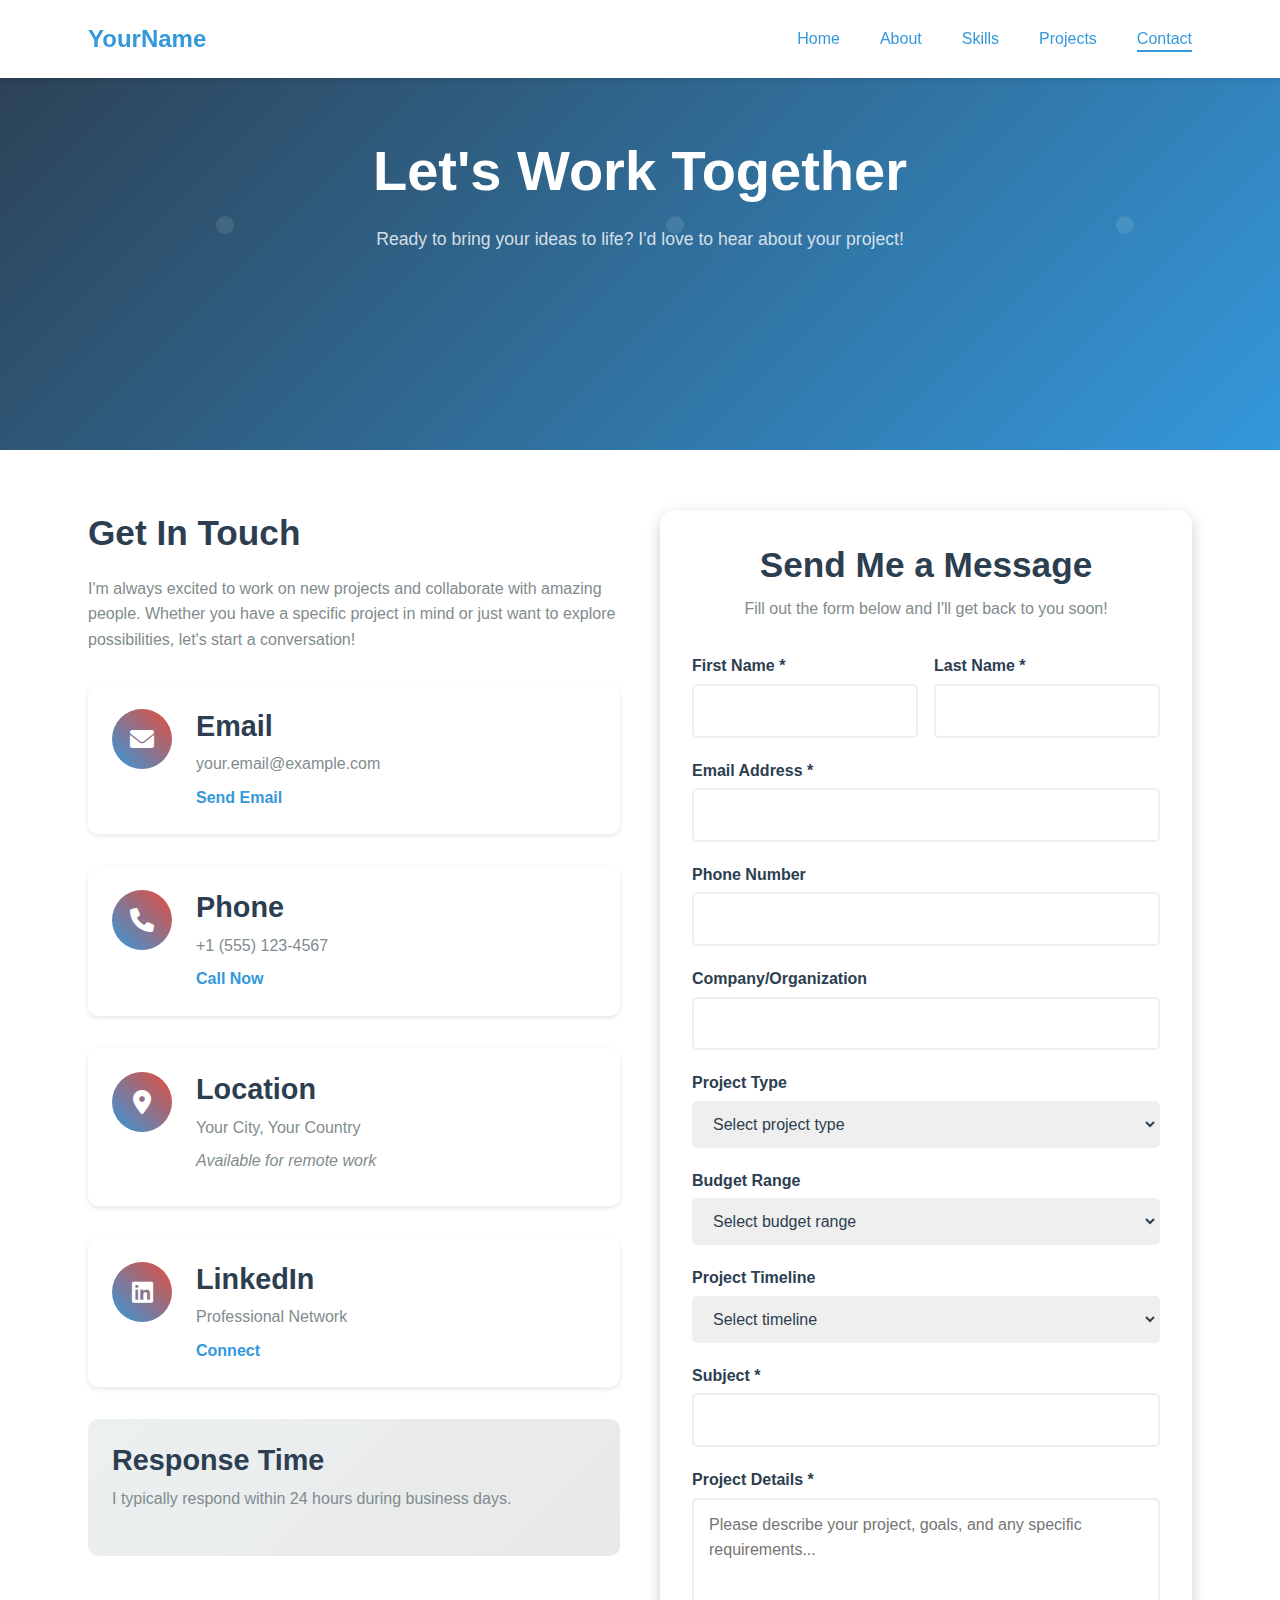
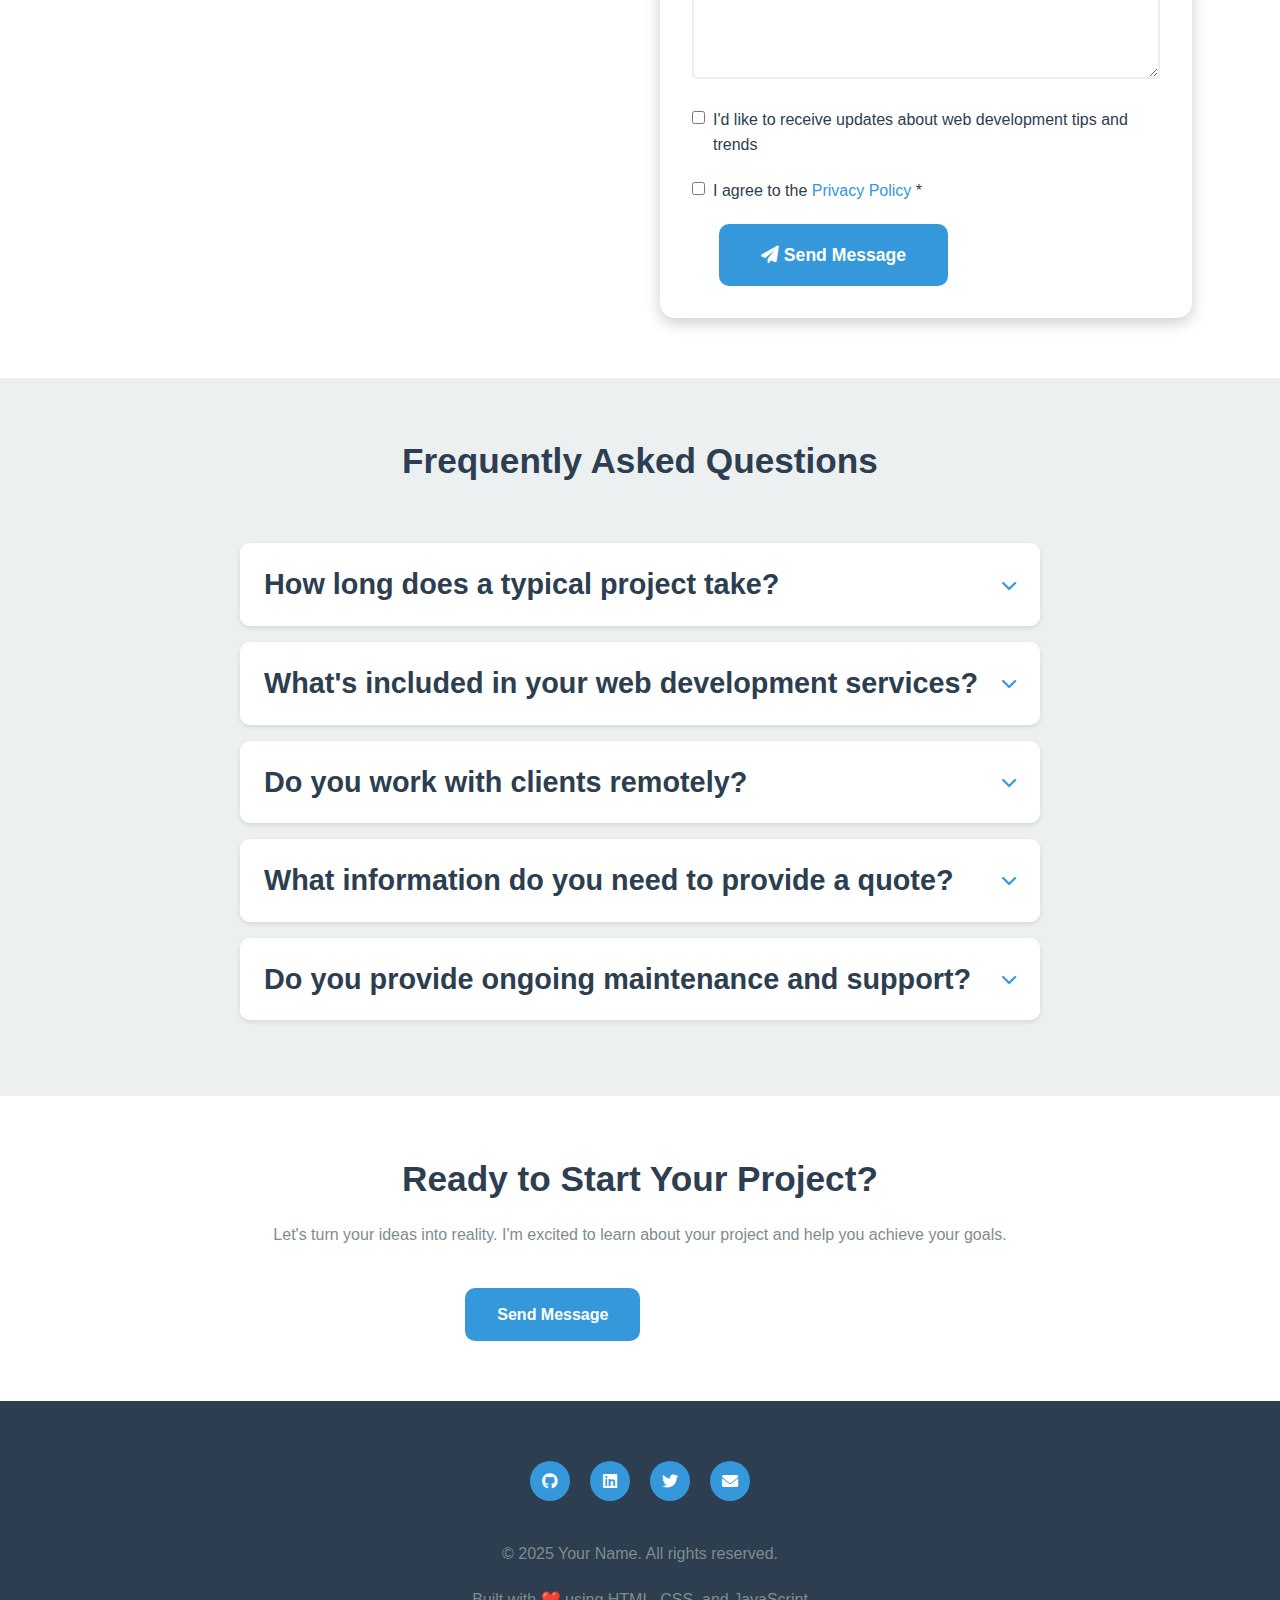
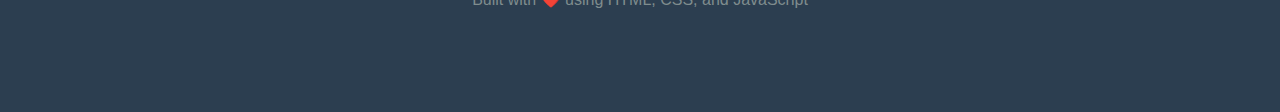
<file: contact.html>
<!DOCTYPE html>
<html lang="en">
<head>
    <meta charset="UTF-8">
    <meta name="viewport" content="width=device-width, initial-scale=1.0">
    <meta name="description" content="Contact information and form to get in touch for web development projects">
    <title>Contact - Your Name | Web Developer</title>
    
    <!-- CSS Files -->
    <link rel="stylesheet" href="css/reset.css">
    <link rel="stylesheet" href="css/styles.css">
    <link rel="stylesheet" href="css/responsive.css">
    
    <!-- Font Awesome for icons -->
    <link rel="stylesheet" href="https://cdnjs.cloudflare.com/ajax/libs/font-awesome/6.0.0/css/all.min.css">
</head>

<body>
    <!-- HEADER / NAVIGATION -->
    <header class="header">
        <div class="container">
            <nav class="nav">
                <div class="logo">
                    <a href="index.html">YourName</a>
                </div>
                
                <ul class="nav-list" id="nav-list">
                    <li><a href="index.html" class="nav-link">Home</a></li>
                    <li><a href="about.html" class="nav-link">About</a></li>
                    <li><a href="index.html#skills" class="nav-link">Skills</a></li>
                    <li><a href="projects.html" class="nav-link">Projects</a></li>
                    <li><a href="contact.html" class="nav-link active">Contact</a></li>
                </ul>
                
                <div class="menu-toggle" id="menu-toggle">
                    <span></span>
                    <span></span>
                    <span></span>
                </div>
            </nav>
        </div>
    </header>

    <!-- PAGE HEADER -->
    <section class="hero" style="min-height: 50vh;">
        <div class="container">
            <div class="hero-content">
                <h1 class="hero-title">Let's Work Together</h1>
                <p class="hero-description">
                    Ready to bring your ideas to life? I'd love to hear about your project!
                </p>
            </div>
        </div>
    </section>

    <!-- MAIN CONTENT -->
    <main>
        <!-- CONTACT SECTION -->
        <section class="section">
            <div class="container">
                <div class="grid grid-2">
                    <!-- Contact Information -->
                    <div class="contact-info">
                        <h2>Get In Touch</h2>
                        <p class="lead">
                            I'm always excited to work on new projects and collaborate with amazing people. 
                            Whether you have a specific project in mind or just want to explore possibilities, 
                            let's start a conversation!
                        </p>
                        
                        <div class="contact-methods">
                            <div class="contact-method">
                                <div class="contact-icon">
                                    <i class="fas fa-envelope"></i>
                                </div>
                                <div class="contact-details">
                                    <h3>Email</h3>
                                    <p>your.email@example.com</p>
                                    <a href="mailto:your.email@example.com" class="contact-link">Send Email</a>
                                </div>
                            </div>
                            
                            <div class="contact-method">
                                <div class="contact-icon">
                                    <i class="fas fa-phone"></i>
                                </div>
                                <div class="contact-details">
                                    <h3>Phone</h3>
                                    <p>+1 (555) 123-4567</p>
                                    <a href="tel:+15551234567" class="contact-link">Call Now</a>
                                </div>
                            </div>
                            
                            <div class="contact-method">
                                <div class="contact-icon">
                                    <i class="fas fa-map-marker-alt"></i>
                                </div>
                                <div class="contact-details">
                                    <h3>Location</h3>
                                    <p>Your City, Your Country</p>
                                    <p class="availability">Available for remote work</p>
                                </div>
                            </div>
                            
                            <div class="contact-method">
                                <div class="contact-icon">
                                    <i class="fab fa-linkedin"></i>
                                </div>
                                <div class="contact-details">
                                    <h3>LinkedIn</h3>
                                    <p>Professional Network</p>
                                    <a href="https://linkedin.com/in/yourusername" target="_blank" class="contact-link">Connect</a>
                                </div>
                            </div>
                        </div>
                        
                        <div class="response-time">
                            <h3>Response Time</h3>
                            <p>I typically respond within 24 hours during business days.</p>
                        </div>
                    </div>
                    
                    <!-- Contact Form -->
                    <div class="contact-form-container">
                        <div class="form-header">
                            <h2>Send Me a Message</h2>
                            <p>Fill out the form below and I'll get back to you soon!</p>
                        </div>
                        
                        <form class="contact-form" id="contact-form">
                            <div class="form-row">
                                <div class="form-group">
                                    <label for="firstName" class="form-label">First Name *</label>
                                    <input type="text" id="firstName" name="firstName" class="form-input" required>
                                </div>
                                
                                <div class="form-group">
                                    <label for="lastName" class="form-label">Last Name *</label>
                                    <input type="text" id="lastName" name="lastName" class="form-input" required>
                                </div>
                            </div>
                            
                            <div class="form-group">
                                <label for="email" class="form-label">Email Address *</label>
                                <input type="email" id="email" name="email" class="form-input" required>
                            </div>
                            
                            <div class="form-group">
                                <label for="phone" class="form-label">Phone Number</label>
                                <input type="tel" id="phone" name="phone" class="form-input">
                            </div>
                            
                            <div class="form-group">
                                <label for="company" class="form-label">Company/Organization</label>
                                <input type="text" id="company" name="company" class="form-input">
                            </div>
                            
                            <div class="form-group">
                                <label for="projectType" class="form-label">Project Type</label>
                                <select id="projectType" name="projectType" class="form-select">
                                    <option value="">Select project type</option>
                                    <option value="website">New Website</option>
                                    <option value="redesign">Website Redesign</option>
                                    <option value="webapp">Web Application</option>
                                    <option value="ecommerce">E-commerce Site</option>
                                    <option value="maintenance">Website Maintenance</option>
                                    <option value="consultation">Consultation</option>
                                    <option value="other">Other</option>
                                </select>
                            </div>
                            
                            <div class="form-group">
                                <label for="budget" class="form-label">Budget Range</label>
                                <select id="budget" name="budget" class="form-select">
                                    <option value="">Select budget range</option>
                                    <option value="under-5k">Under $5,000</option>
                                    <option value="5k-10k">$5,000 - $10,000</option>
                                    <option value="10k-25k">$10,000 - $25,000</option>
                                    <option value="25k-50k">$25,000 - $50,000</option>
                                    <option value="over-50k">Over $50,000</option>
                                    <option value="discuss">Let's discuss</option>
                                </select>
                            </div>
                            
                            <div class="form-group">
                                <label for="timeline" class="form-label">Project Timeline</label>
                                <select id="timeline" name="timeline" class="form-select">
                                    <option value="">Select timeline</option>
                                    <option value="asap">ASAP</option>
                                    <option value="1-month">Within 1 month</option>
                                    <option value="2-3-months">2-3 months</option>
                                    <option value="3-6-months">3-6 months</option>
                                    <option value="6-months-plus">6+ months</option>
                                    <option value="flexible">Flexible</option>
                                </select>
                            </div>
                            
                            <div class="form-group">
                                <label for="subject" class="form-label">Subject *</label>
                                <input type="text" id="subject" name="subject" class="form-input" required>
                            </div>
                            
                            <div class="form-group">
                                <label for="message" class="form-label">Project Details *</label>
                                <textarea id="message" name="message" class="form-textarea" rows="6" required 
                                          placeholder="Please describe your project, goals, and any specific requirements..."></textarea>
                            </div>
                            
                            <div class="form-group">
                                <div class="checkbox-group">
                                    <input type="checkbox" id="newsletter" name="newsletter" value="yes">
                                    <label for="newsletter">I'd like to receive updates about web development tips and trends</label>
                                </div>
                            </div>
                            
                            <div class="form-group">
                                <div class="checkbox-group">
                                    <input type="checkbox" id="privacy" name="privacy" required>
                                    <label for="privacy">I agree to the <a href="#" target="_blank">Privacy Policy</a> *</label>
                                </div>
                            </div>
                            
                            <div class="form-actions">
                                <button type="submit" class="btn btn-primary btn-large">
                                    <i class="fas fa-paper-plane"></i>
                                    Send Message
                                </button>
                                <button type="reset" class="btn btn-outline">
                                    <i class="fas fa-redo"></i>
                                    Clear Form
                                </button>
                            </div>
                        </form>
                    </div>
                </div>
            </div>
        </section>

        <!-- FAQ SECTION -->
        <section class="section bg-light">
            <div class="container">
                <h2 class="text-center mb-5">Frequently Asked Questions</h2>
                
                <div class="faq-container">
                    <div class="faq-item">
                        <div class="faq-question">
                            <h3>How long does a typical project take?</h3>
                            <i class="fas fa-chevron-down"></i>
                        </div>
                        <div class="faq-answer">
                            <p>Project timelines vary depending on complexity and scope. A simple website might take 2-4 weeks, while a complex web application could take 2-6 months. I'll provide a detailed timeline during our initial consultation.</p>
                        </div>
                    </div>
                    
                    <div class="faq-item">
                        <div class="faq-question">
                            <h3>What's included in your web development services?</h3>
                            <i class="fas fa-chevron-down"></i>
                        </div>
                        <div class="faq-answer">
                            <p>I offer complete web development services including design consultation, front-end development, responsive design, performance optimization, SEO basics, and post-launch support. Each project is customized to your specific needs.</p>
                        </div>
                    </div>
                    
                    <div class="faq-item">
                        <div class="faq-question">
                            <h3>Do you work with clients remotely?</h3>
                            <i class="fas fa-chevron-down"></i>
                        </div>
                        <div class="faq-answer">
                            <p>Yes! I work with clients worldwide through video calls, email, and project management tools. I've successfully completed projects for clients across different time zones and maintain clear communication throughout the process.</p>
                        </div>
                    </div>
                    
                    <div class="faq-item">
                        <div class="faq-question">
                            <h3>What information do you need to provide a quote?</h3>
                            <i class="fas fa-chevron-down"></i>
                        </div>
                        <div class="faq-answer">
                            <p>To provide an accurate quote, I need to understand your project goals, required features, design preferences, timeline, and budget range. The more details you can provide, the better I can tailor my proposal to your needs.</p>
                        </div>
                    </div>
                    
                    <div class="faq-item">
                        <div class="faq-question">
                            <h3>Do you provide ongoing maintenance and support?</h3>
                            <i class="fas fa-chevron-down"></i>
                        </div>
                        <div class="faq-answer">
                            <p>Yes, I offer various maintenance packages to keep your website secure, updated, and performing well. This includes regular backups, security updates, content updates, and technical support.</p>
                        </div>
                    </div>
                </div>
            </div>
        </section>

        <!-- CALL TO ACTION -->
        <section class="section">
            <div class="container text-center">
                <h2>Ready to Start Your Project?</h2>
                <p class="lead">
                    Let's turn your ideas into reality. I'm excited to learn about your project and help you achieve your goals.
                </p>
                <div class="cta-buttons mt-4">
                    <a href="#contact-form" class="btn btn-primary">Send Message</a>
                    <a href="mailto:your.email@example.com" class="btn btn-outline">Email Directly</a>
                </div>
            </div>
        </section>
    </main>

    <!-- FOOTER -->
    <footer class="footer">
        <div class="container">
            <div class="footer-content">
                <div class="social-links">
                    <a href="https://github.com/yourusername" class="social-link" target="_blank">
                        <i class="fab fa-github"></i>
                    </a>
                    <a href="https://linkedin.com/in/yourusername" class="social-link" target="_blank">
                        <i class="fab fa-linkedin"></i>
                    </a>
                    <a href="https://twitter.com/yourusername" class="social-link" target="_blank">
                        <i class="fab fa-twitter"></i>
                    </a>
                    <a href="mailto:your.email@example.com" class="social-link">
                        <i class="fas fa-envelope"></i>
                    </a>
                </div>
                
                <p>&copy; 2025 Your Name. All rights reserved.</p>
                <p>Built with ❤️ using HTML, CSS, and JavaScript</p>
            </div>
        </div>
    </footer>

    <!-- JavaScript -->
    <script src="js/script.js"></script>
    
    <!-- Additional CSS for this page -->
    <style>
        /* CONTACT PAGE SPECIFIC STYLES */
        .contact-methods {
            margin: 2rem 0;
        }
        
        .contact-method {
            display: flex;
            align-items: flex-start;
            margin-bottom: 2rem;
            padding: 1.5rem;
            background: var(--white);
            border-radius: var(--border-radius-md);
            box-shadow: var(--shadow-light);
            transition: transform var(--transition-normal);
        }
        
        .contact-method:hover {
            transform: translateY(-2px);
            box-shadow: var(--shadow-medium);
        }
        
        .contact-icon {
            width: 60px;
            height: 60px;
            background: linear-gradient(45deg, var(--secondary-color), var(--accent-color));
            border-radius: 50%;
            display: flex;
            align-items: center;
            justify-content: center;
            margin-right: 1.5rem;
            color: var(--white);
            font-size: 1.5rem;
            flex-shrink: 0;
        }
        
        .contact-details h3 {
            margin-bottom: 0.5rem;
            color: var(--primary-color);
        }
        
        .contact-details p {
            margin-bottom: 0.5rem;
            color: var(--dark-gray);
        }
        
        .contact-link {
            color: var(--secondary-color);
            font-weight: 600;
            text-decoration: none;
        }
        
        .contact-link:hover {
            color: var(--accent-color);
        }
        
        .availability {
            font-style: italic;
            color: var(--success-color);
        }
        
        .response-time {
            margin-top: 2rem;
            padding: 1.5rem;
            background: linear-gradient(135deg, var(--light-gray), #e8e8e8);
            border-radius: var(--border-radius-md);
        }
        
        .response-time h3 {
            color: var(--primary-color);
            margin-bottom: 0.5rem;
        }
        
        /* FORM STYLES */
        .contact-form-container {
            background: var(--white);
            padding: 2rem;
            border-radius: var(--border-radius-lg);
            box-shadow: var(--shadow-medium);
        }
        
        .form-header {
            text-align: center;
            margin-bottom: 2rem;
        }
        
        .form-header h2 {
            color: var(--primary-color);
            margin-bottom: 0.5rem;
        }
        
        .form-row {
            display: grid;
            grid-template-columns: 1fr 1fr;
            gap: 1rem;
        }
        
        .checkbox-group {
            display: flex;
            align-items: flex-start;
            gap: 0.5rem;
        }
        
        .checkbox-group input[type="checkbox"] {
            margin-top: 0.25rem;
        }
        
        .form-actions {
            display: flex;
            gap: 1rem;
            justify-content: center;
            margin-top: 1rem;
        }
        
        .btn-large {
            padding: 15px 40px;
            font-size: 1.1rem;
        }
        
        /* FAQ STYLES */
        .faq-container {
            max-width: 800px;
            margin: 0 auto;
        }
        
        .faq-item {
            background: var(--white);
            border-radius: var(--border-radius-md);
            margin-bottom: 1rem;
            box-shadow: var(--shadow-light);
            overflow: hidden;
        }
        
        .faq-question {
            padding: 1.5rem;
            cursor: pointer;
            display: flex;
            justify-content: space-between;
            align-items: center;
            background: var(--white);
            transition: background-color var(--transition-normal);
        }
        
        .faq-question:hover {
            background: var(--light-gray);
        }
        
        .faq-question h3 {
            margin: 0;
            color: var(--primary-color);
        }
        
        .faq-question i {
            transition: transform var(--transition-normal);
            color: var(--secondary-color);
        }
        
        .faq-item.active .faq-question i {
            transform: rotate(180deg);
        }
        
        .faq-answer {
            padding: 0 1.5rem;
            max-height: 0;
            overflow: hidden;
            transition: all var(--transition-normal);
        }
        
        .faq-item.active .faq-answer {
            padding: 0 1.5rem 1.5rem;
            max-height: 200px;
        }
        
        .faq-answer p {
            margin: 0;
            color: var(--dark-gray);
            line-height: 1.6;
        }
        
        /* RESPONSIVE ADJUSTMENTS */
        @media (max-width: 768px) {
            .contact-method {
                flex-direction: column;
                text-align: center;
            }
            
            .contact-icon {
                margin: 0 auto 1rem;
            }
            
            .form-row {
                grid-template-columns: 1fr;
            }
            
            .form-actions {
                flex-direction: column;
            }
            
            .contact-form-container {
                padding: 1.5rem;
            }
        }
    </style>
    
    <!-- FAQ JavaScript -->
    <script>
        document.addEventListener('DOMContentLoaded', function() {
            const faqItems = document.querySelectorAll('.faq-item');
            
            faqItems.forEach(item => {
                const question = item.querySelector('.faq-question');
                
                question.addEventListener('click', function() {
                    const isActive = item.classList.contains('active');
                    
                    // Close all other items
                    faqItems.forEach(otherItem => {
                        otherItem.classList.remove('active');
                    });
                    
                    // Toggle current item
                    if (!isActive) {
                        item.classList.add('active');
                    }
                });
            });
        });
    </script>
</body>
</html>
</file>
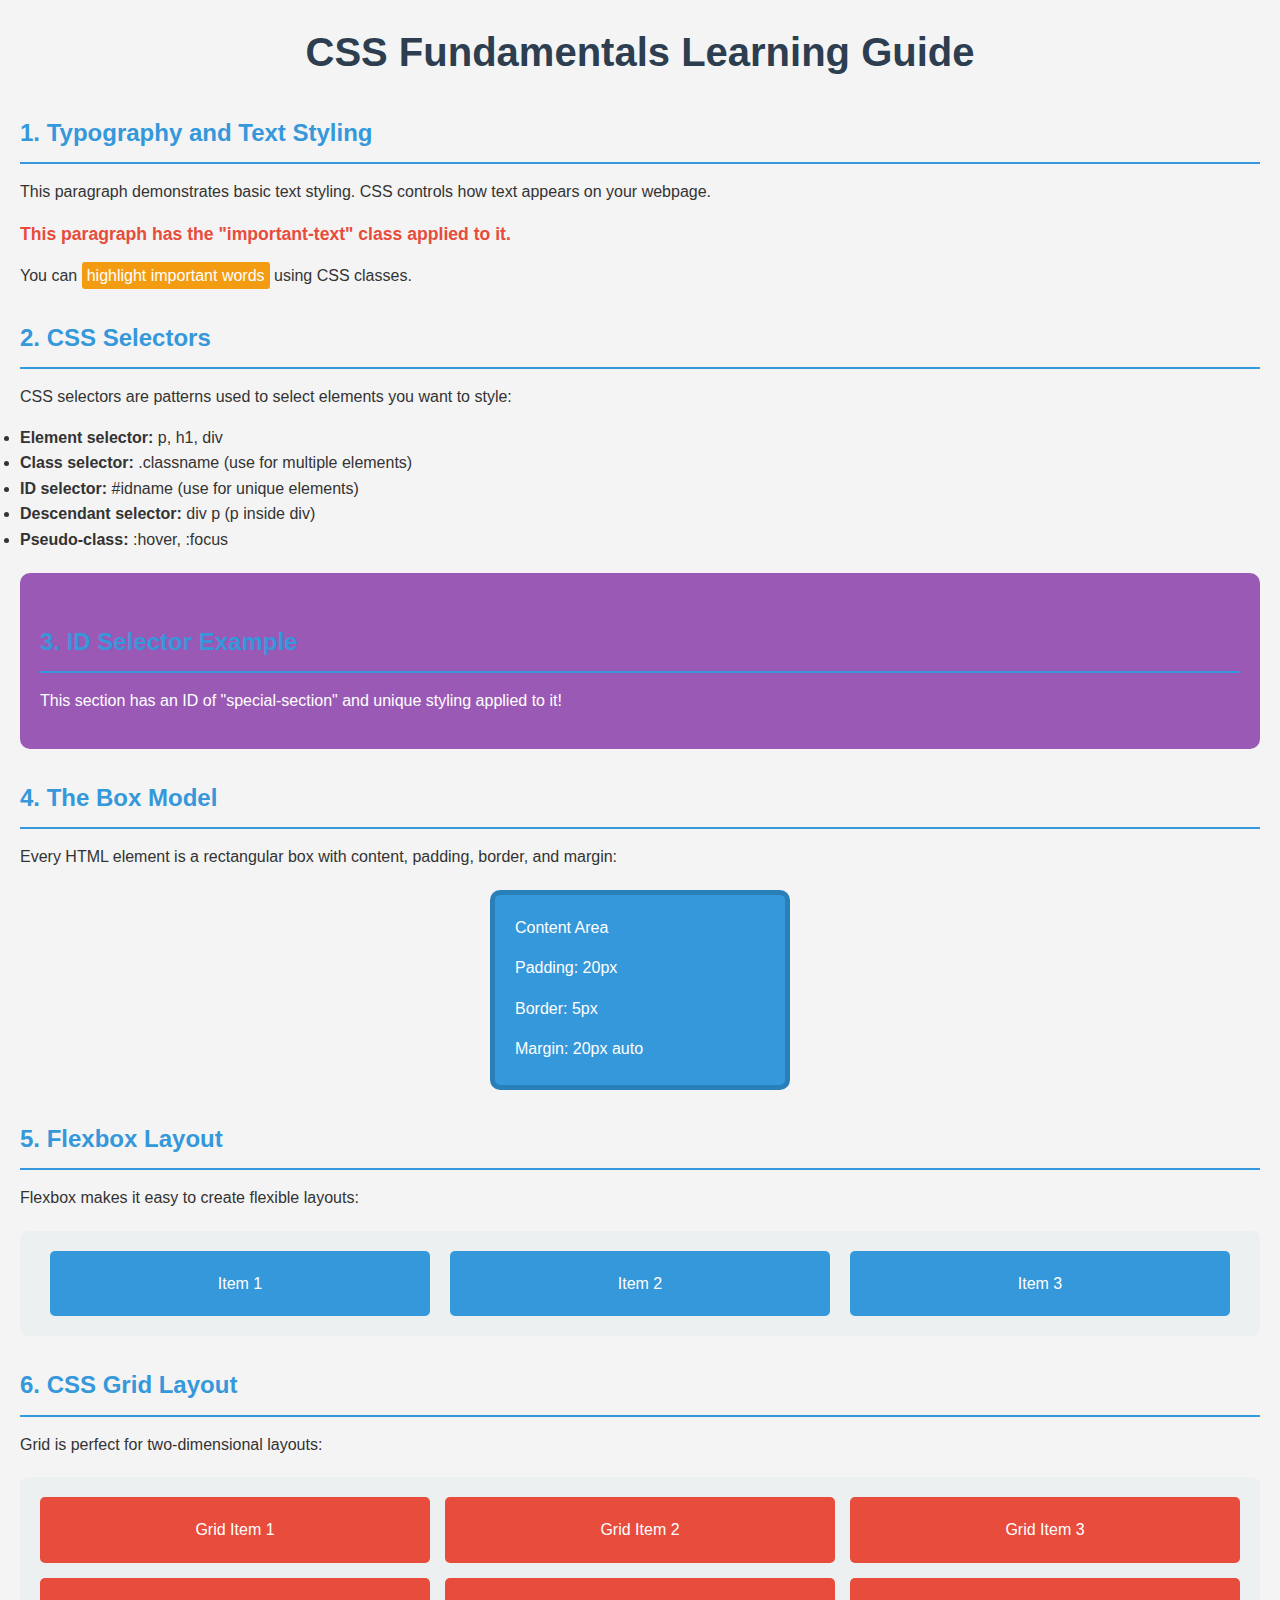
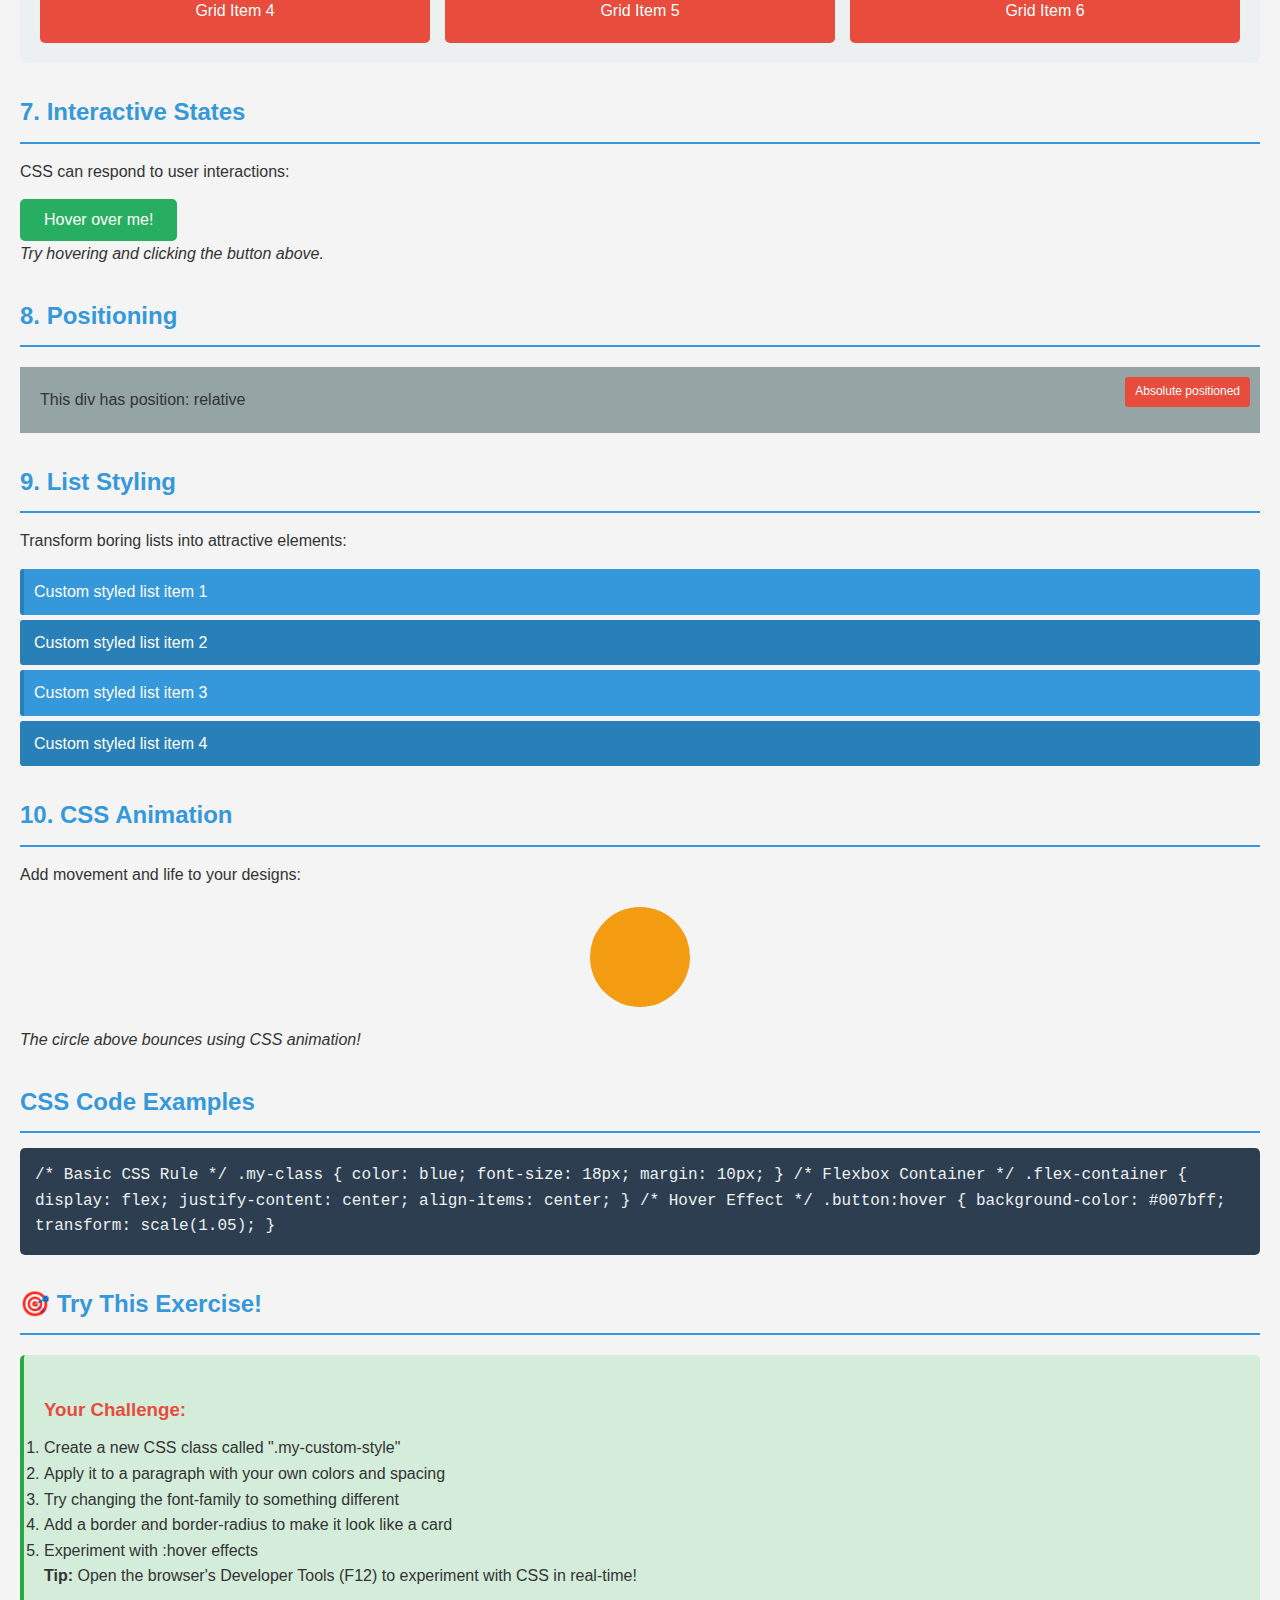
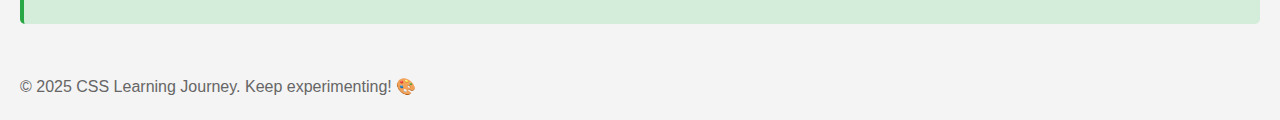
<file: exercises/css-basics.html>
<!DOCTYPE html>
<html lang="en">
<head>
    <meta charset="UTF-8">
    <meta name="viewport" content="width=device-width, initial-scale=1.0">
    <title>CSS Basics - Learning Exercise</title>
    
    <!-- INTERNAL CSS STYLES -->
    <!-- We're putting CSS here for learning purposes. Normally, use external files. -->
    <style>
        /* 
        CSS BASICS CHEAT SHEET
        
        CSS Rule Structure:
        selector {
            property: value;
            property: value;
        }
        
        Selectors:
        - element: p, h1, div
        - class: .classname
        - id: #idname
        - descendant: div p (p inside div)
        - child: div > p (direct child p of div)
        - pseudo: :hover, :focus, :nth-child()
        */

        /* RESET AND BASE STYLES */
        * {
            /* The universal selector (*) applies to all elements */
            margin: 0;
            padding: 0;
            box-sizing: border-box; /* Makes sizing more predictable */
        }

        body {
            font-family: 'Arial', sans-serif;
            line-height: 1.6; /* Improves readability */
            color: #333;
            background-color: #f4f4f4;
            margin: 20px;
        }

        /* TYPOGRAPHY */
        h1 {
            color: #2c3e50;
            text-align: center;
            margin-bottom: 30px;
            font-size: 2.5em; /* em units are relative to parent font size */
        }

        h2 {
            color: #3498db;
            border-bottom: 2px solid #3498db;
            padding-bottom: 10px;
            margin: 30px 0 15px 0;
        }

        h3 {
            color: #e74c3c;
            margin: 20px 0 10px 0;
        }

        p {
            margin-bottom: 15px;
            text-align: justify;
        }

        /* CLASS SELECTORS (start with .) */
        .highlight {
            background-color: #f39c12;
            padding: 5px;
            border-radius: 3px;
            color: white;
        }

        .important-text {
            font-weight: bold;
            color: #e74c3c;
            font-size: 1.1em;
        }

        .code-example {
            background-color: #2c3e50;
            color: #ecf0f1;
            padding: 15px;
            border-radius: 5px;
            font-family: 'Courier New', monospace;
            margin: 15px 0;
            overflow-x: auto; /* Allows horizontal scrolling for long code */
        }

        /* ID SELECTORS (start with #) */
        #special-section {
            background-color: #9b59b6;
            color: white;
            padding: 20px;
            border-radius: 10px;
            margin: 20px 0;
        }

        /* BOX MODEL DEMONSTRATION */
        .box-model-demo {
            width: 300px;
            height: 200px;
            background-color: #3498db;
            margin: 20px auto; /* auto centers the element */
            padding: 20px;
            border: 5px solid #2980b9;
            border-radius: 10px;
            text-align: center;
            color: white;
        }

        /* FLEXBOX LAYOUT */
        .flex-container {
            display: flex;
            justify-content: space-around; /* Distributes items evenly */
            align-items: center;
            background-color: #ecf0f1;
            padding: 20px;
            margin: 20px 0;
            border-radius: 8px;
        }

        .flex-item {
            background-color: #3498db;
            color: white;
            padding: 20px;
            border-radius: 5px;
            text-align: center;
            flex: 1; /* Each item takes equal space */
            margin: 0 10px;
        }

        /* GRID LAYOUT */
        .grid-container {
            display: grid;
            grid-template-columns: repeat(3, 1fr); /* 3 equal columns */
            gap: 15px;
            background-color: #ecf0f1;
            padding: 20px;
            margin: 20px 0;
            border-radius: 8px;
        }

        .grid-item {
            background-color: #e74c3c;
            color: white;
            padding: 20px;
            text-align: center;
            border-radius: 5px;
        }

        /* PSEUDO-CLASSES (interactive states) */
        .interactive-button {
            background-color: #27ae60;
            color: white;
            padding: 12px 24px;
            border: none;
            border-radius: 5px;
            cursor: pointer;
            font-size: 16px;
            transition: all 0.3s ease; /* Smooth transitions */
        }

        .interactive-button:hover {
            background-color: #229954;
            transform: translateY(-2px); /* Slight lift effect */
            box-shadow: 0 4px 8px rgba(0,0,0,0.2);
        }

        .interactive-button:active {
            transform: translateY(0);
            box-shadow: 0 2px 4px rgba(0,0,0,0.2);
        }

        /* RESPONSIVE DESIGN (Media Queries) */
        @media (max-width: 768px) {
            /* Styles for mobile devices */
            .flex-container {
                flex-direction: column;
            }
            
            .grid-container {
                grid-template-columns: 1fr; /* Single column on mobile */
            }
            
            .box-model-demo {
                width: 90%;
            }
        }

        /* ANIMATION EXAMPLE */
        .animated-element {
            width: 100px;
            height: 100px;
            background-color: #f39c12;
            margin: 20px auto;
            border-radius: 50%;
            animation: bounce 2s infinite; /* Runs bounce animation infinitely */
        }

        @keyframes bounce {
            0%, 100% {
                transform: translateY(0);
            }
            50% {
                transform: translateY(-20px);
            }
        }

        /* POSITIONING EXAMPLES */
        .position-relative {
            position: relative;
            background-color: #95a5a6;
            padding: 20px;
            margin: 20px 0;
        }

        .position-absolute {
            position: absolute;
            top: 10px;
            right: 10px;
            background-color: #e74c3c;
            color: white;
            padding: 5px 10px;
            border-radius: 3px;
            font-size: 12px;
        }

        /* LISTS STYLING */
        .styled-list {
            list-style: none;
            padding: 0;
        }

        .styled-list li {
            background-color: #3498db;
            color: white;
            margin: 5px 0;
            padding: 10px;
            border-left: 4px solid #2980b9;
            border-radius: 3px;
        }

        .styled-list li:nth-child(even) {
            background-color: #2980b9;
        }
    </style>
</head>

<body>
    <h1>CSS Fundamentals Learning Guide</h1>

    <section>
        <h2>1. Typography and Text Styling</h2>
        <p>This paragraph demonstrates basic text styling. CSS controls how text appears on your webpage.</p>
        <p class="important-text">This paragraph has the "important-text" class applied to it.</p>
        <p>You can <span class="highlight">highlight important words</span> using CSS classes.</p>
    </section>

    <section>
        <h2>2. CSS Selectors</h2>
        <p>CSS selectors are patterns used to select elements you want to style:</p>
        <ul>
            <li><strong>Element selector:</strong> p, h1, div</li>
            <li><strong>Class selector:</strong> .classname (use for multiple elements)</li>
            <li><strong>ID selector:</strong> #idname (use for unique elements)</li>
            <li><strong>Descendant selector:</strong> div p (p inside div)</li>
            <li><strong>Pseudo-class:</strong> :hover, :focus</li>
        </ul>
    </section>

    <section id="special-section">
        <h2>3. ID Selector Example</h2>
        <p>This section has an ID of "special-section" and unique styling applied to it!</p>
    </section>

    <section>
        <h2>4. The Box Model</h2>
        <p>Every HTML element is a rectangular box with content, padding, border, and margin:</p>
        <div class="box-model-demo">
            <p>Content Area</p>
            <p>Padding: 20px</p>
            <p>Border: 5px</p>
            <p>Margin: 20px auto</p>
        </div>
    </section>

    <section>
        <h2>5. Flexbox Layout</h2>
        <p>Flexbox makes it easy to create flexible layouts:</p>
        <div class="flex-container">
            <div class="flex-item">Item 1</div>
            <div class="flex-item">Item 2</div>
            <div class="flex-item">Item 3</div>
        </div>
    </section>

    <section>
        <h2>6. CSS Grid Layout</h2>
        <p>Grid is perfect for two-dimensional layouts:</p>
        <div class="grid-container">
            <div class="grid-item">Grid Item 1</div>
            <div class="grid-item">Grid Item 2</div>
            <div class="grid-item">Grid Item 3</div>
            <div class="grid-item">Grid Item 4</div>
            <div class="grid-item">Grid Item 5</div>
            <div class="grid-item">Grid Item 6</div>
        </div>
    </section>

    <section>
        <h2>7. Interactive States</h2>
        <p>CSS can respond to user interactions:</p>
        <button class="interactive-button">Hover over me!</button>
        <p><em>Try hovering and clicking the button above.</em></p>
    </section>

    <section>
        <h2>8. Positioning</h2>
        <div class="position-relative">
            This div has position: relative
            <div class="position-absolute">Absolute positioned</div>
        </div>
    </section>

    <section>
        <h2>9. List Styling</h2>
        <p>Transform boring lists into attractive elements:</p>
        <ul class="styled-list">
            <li>Custom styled list item 1</li>
            <li>Custom styled list item 2</li>
            <li>Custom styled list item 3</li>
            <li>Custom styled list item 4</li>
        </ul>
    </section>

    <section>
        <h2>10. CSS Animation</h2>
        <p>Add movement and life to your designs:</p>
        <div class="animated-element"></div>
        <p><em>The circle above bounces using CSS animation!</em></p>
    </section>

    <section>
        <h2>CSS Code Examples</h2>
        <div class="code-example">
/* Basic CSS Rule */
.my-class {
    color: blue;
    font-size: 18px;
    margin: 10px;
}

/* Flexbox Container */
.flex-container {
    display: flex;
    justify-content: center;
    align-items: center;
}

/* Hover Effect */
.button:hover {
    background-color: #007bff;
    transform: scale(1.05);
}
        </div>
    </section>

    <section>
        <h2>🎯 Try This Exercise!</h2>
        <div style="background-color: #d4edda; padding: 20px; margin: 20px 0; border-left: 4px solid #28a745; border-radius: 5px;">
            <h3>Your Challenge:</h3>
            <ol>
                <li>Create a new CSS class called ".my-custom-style"</li>
                <li>Apply it to a paragraph with your own colors and spacing</li>
                <li>Try changing the font-family to something different</li>
                <li>Add a border and border-radius to make it look like a card</li>
                <li>Experiment with :hover effects</li>
            </ol>
            <p><strong>Tip:</strong> Open the browser's Developer Tools (F12) to experiment with CSS in real-time!</p>
        </div>
    </section>

    <footer style="text-align: center; margin-top: 50px; color: #666;">
        <p>&copy; 2025 CSS Learning Journey. Keep experimenting! 🎨</p>
    </footer>

</body>
</html>
</file>
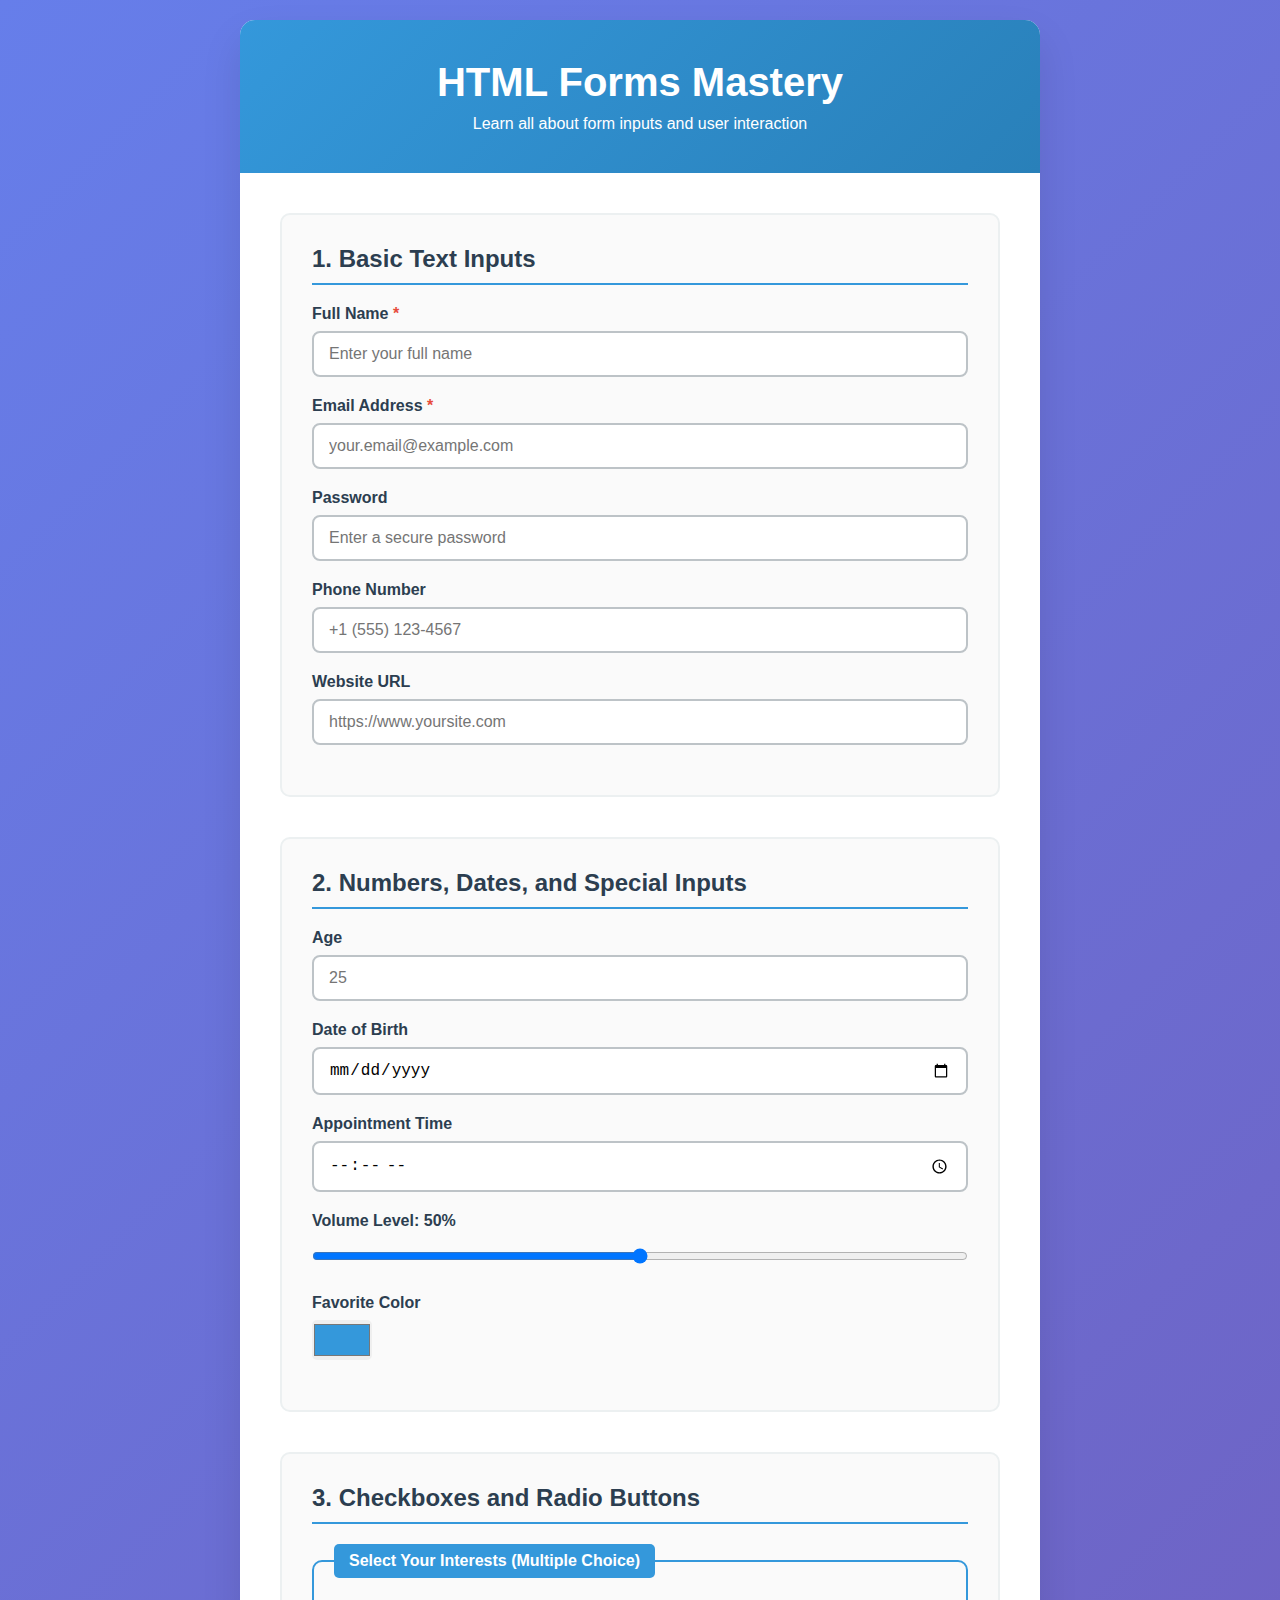
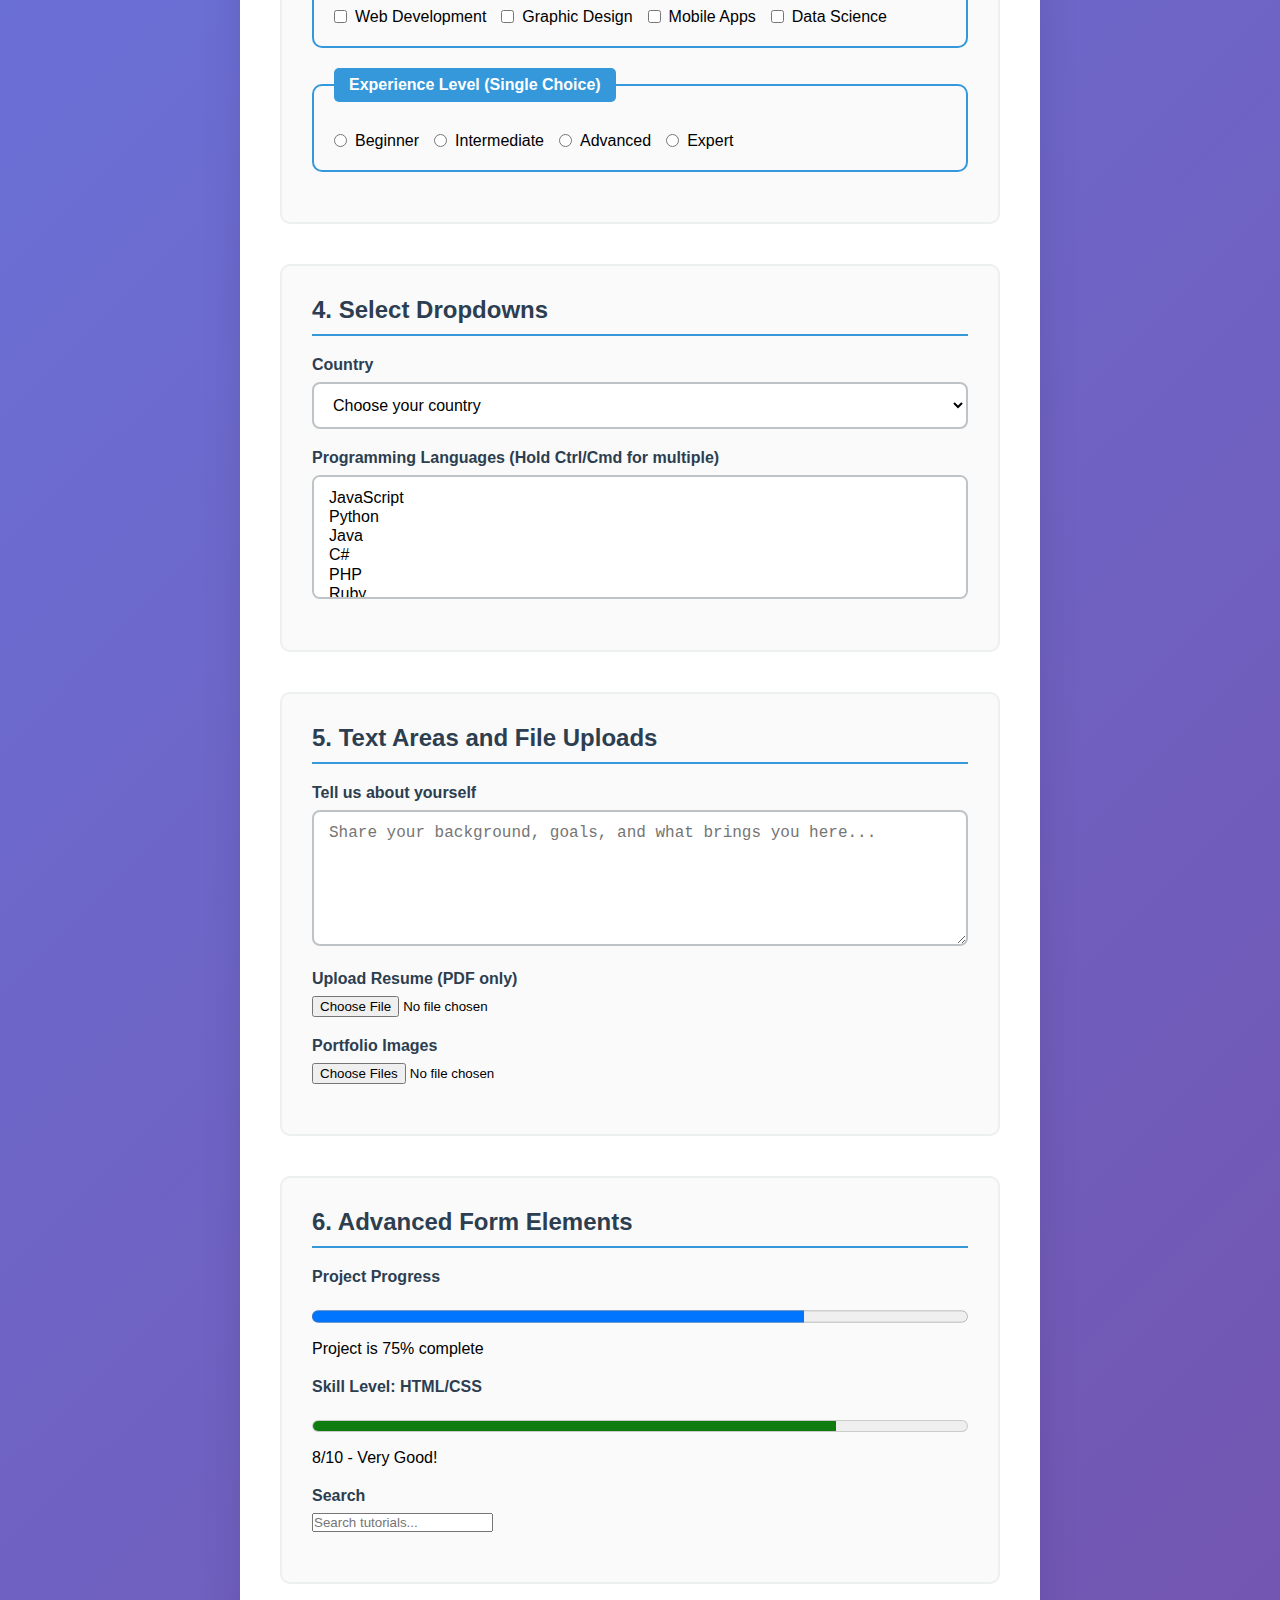
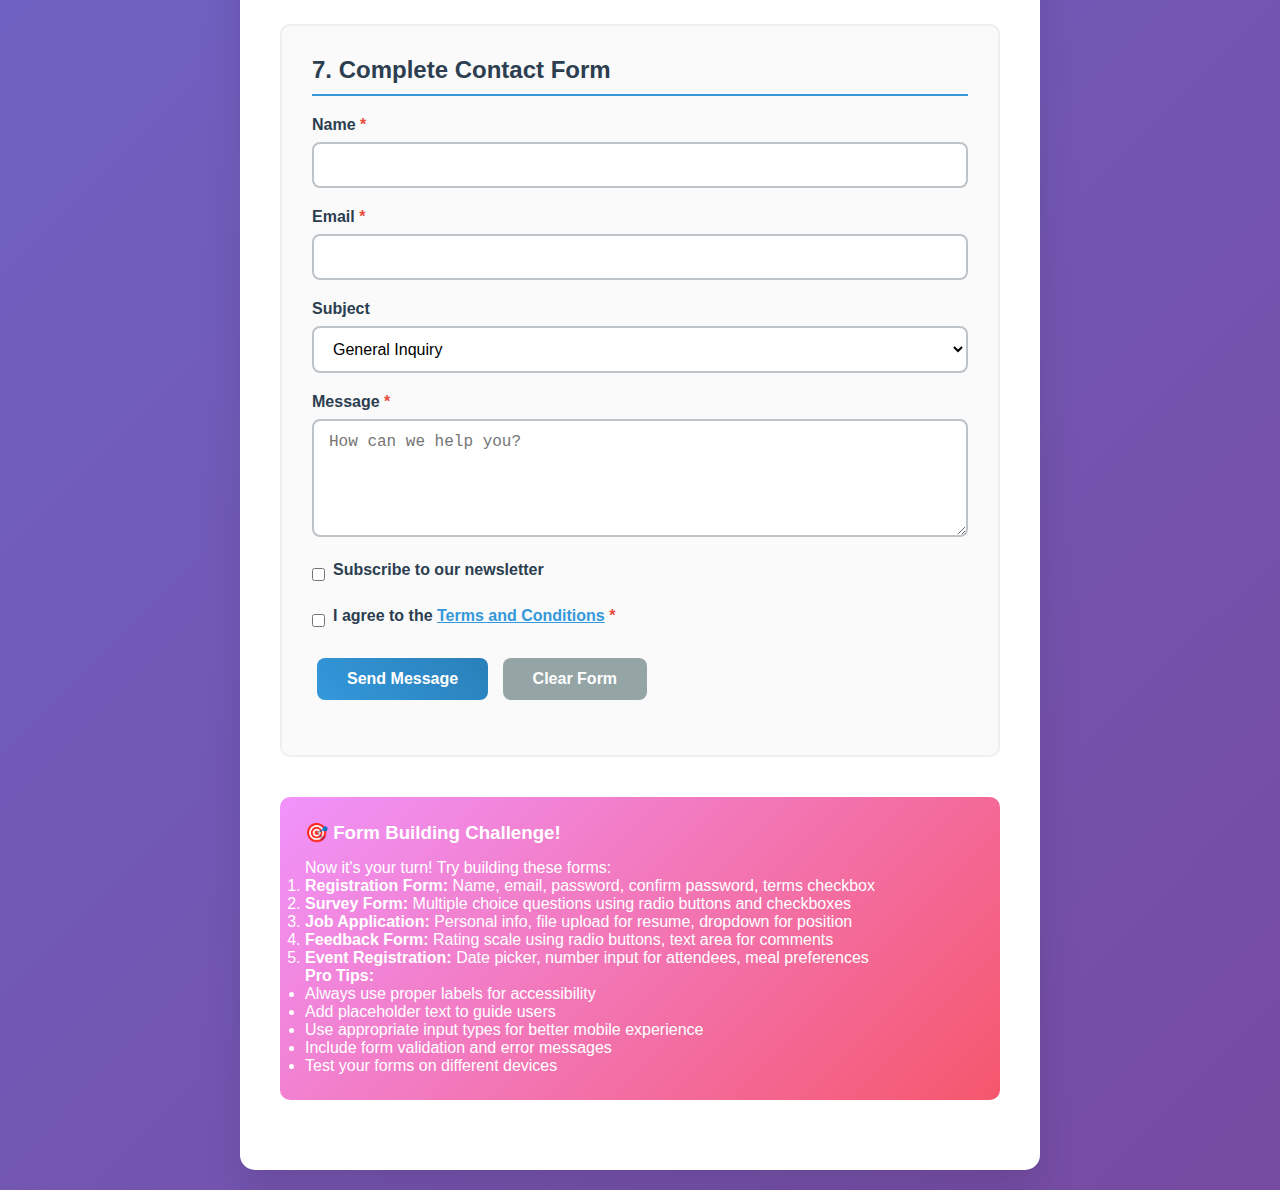
<file: exercises/form-practice.html>
<!DOCTYPE html>
<html lang="en">
<head>
    <meta charset="UTF-8">
    <meta name="viewport" content="width=device-width, initial-scale=1.0">
    <title>HTML Forms Practice</title>
    <style>
        /* FORM STYLING */
        * {
            margin: 0;
            padding: 0;
            box-sizing: border-box;
        }

        body {
            font-family: 'Segoe UI', Tahoma, Geneva, Verdana, sans-serif;
            background: linear-gradient(135deg, #667eea 0%, #764ba2 100%);
            min-height: 100vh;
            padding: 20px;
        }

        .container {
            max-width: 800px;
            margin: 0 auto;
            background: white;
            border-radius: 15px;
            box-shadow: 0 20px 40px rgba(0,0,0,0.1);
            overflow: hidden;
        }

        .form-header {
            background: linear-gradient(135deg, #3498db, #2980b9);
            color: white;
            padding: 40px;
            text-align: center;
        }

        .form-header h1 {
            font-size: 2.5em;
            margin-bottom: 10px;
        }

        .form-content {
            padding: 40px;
        }

        .form-section {
            margin-bottom: 40px;
            padding: 30px;
            border: 2px solid #ecf0f1;
            border-radius: 10px;
            background: #fafafa;
        }

        .form-section h2 {
            color: #2c3e50;
            margin-bottom: 20px;
            border-bottom: 2px solid #3498db;
            padding-bottom: 10px;
        }

        /* FORM GROUP STYLING */
        .form-group {
            margin-bottom: 20px;
        }

        .form-group label {
            display: block;
            margin-bottom: 8px;
            font-weight: 600;
            color: #2c3e50;
        }

        .required {
            color: #e74c3c;
        }

        /* INPUT STYLING */
        input[type="text"],
        input[type="email"],
        input[type="password"],
        input[type="tel"],
        input[type="url"],
        input[type="number"],
        input[type="date"],
        input[type="time"],
        textarea,
        select {
            width: 100%;
            padding: 12px 15px;
            border: 2px solid #bdc3c7;
            border-radius: 8px;
            font-size: 16px;
            transition: all 0.3s ease;
            background: white;
        }

        input:focus,
        textarea:focus,
        select:focus {
            outline: none;
            border-color: #3498db;
            box-shadow: 0 0 0 3px rgba(52, 152, 219, 0.2);
        }

        /* SPECIAL INPUT TYPES */
        input[type="range"] {
            width: 100%;
            margin: 10px 0;
        }

        input[type="color"] {
            width: 60px;
            height: 40px;
            border: none;
            border-radius: 5px;
            cursor: pointer;
        }

        /* CHECKBOX AND RADIO STYLING */
        .checkbox-group,
        .radio-group {
            display: flex;
            flex-wrap: wrap;
            gap: 15px;
            margin-top: 10px;
        }

        .checkbox-item,
        .radio-item {
            display: flex;
            align-items: center;
            gap: 8px;
            cursor: pointer;
        }

        input[type="checkbox"],
        input[type="radio"] {
            width: auto;
            margin: 0;
            cursor: pointer;
        }

        /* BUTTON STYLING */
        .btn {
            padding: 12px 30px;
            border: none;
            border-radius: 8px;
            font-size: 16px;
            font-weight: 600;
            cursor: pointer;
            transition: all 0.3s ease;
            margin: 5px;
        }

        .btn-primary {
            background: linear-gradient(45deg, #3498db, #2980b9);
            color: white;
        }

        .btn-primary:hover {
            transform: translateY(-2px);
            box-shadow: 0 5px 15px rgba(52, 152, 219, 0.4);
        }

        .btn-secondary {
            background: #95a5a6;
            color: white;
        }

        .btn-secondary:hover {
            background: #7f8c8d;
        }

        /* FIELDSET STYLING */
        fieldset {
            border: 2px solid #3498db;
            border-radius: 10px;
            padding: 20px;
            margin: 20px 0;
        }

        legend {
            background: #3498db;
            color: white;
            padding: 8px 15px;
            border-radius: 5px;
            font-weight: 600;
        }

        /* PROGRESS AND METER */
        progress,
        meter {
            width: 100%;
            height: 25px;
            margin: 10px 0;
        }

        /* FORM VALIDATION STYLES */
        .error {
            border-color: #e74c3c !important;
            background-color: #fdf2f2;
        }

        .success {
            border-color: #27ae60 !important;
            background-color: #f2fdf3;
        }

        .error-message {
            color: #e74c3c;
            font-size: 14px;
            margin-top: 5px;
        }

        .success-message {
            color: #27ae60;
            font-size: 14px;
            margin-top: 5px;
        }

        /* RESPONSIVE DESIGN */
        @media (max-width: 768px) {
            .container {
                margin: 10px;
                border-radius: 10px;
            }
            
            .form-header {
                padding: 20px;
            }
            
            .form-content {
                padding: 20px;
            }
            
            .form-section {
                padding: 20px;
            }
            
            .checkbox-group,
            .radio-group {
                flex-direction: column;
            }
        }

        /* EXERCISE BOX */
        .exercise-box {
            background: linear-gradient(135deg, #f093fb 0%, #f5576c 100%);
            color: white;
            padding: 25px;
            border-radius: 10px;
            margin: 30px 0;
        }

        .exercise-box h3 {
            margin-bottom: 15px;
        }

        /* OUTPUT DISPLAY */
        .output-display {
            background: #2c3e50;
            color: #ecf0f1;
            padding: 15px;
            border-radius: 8px;
            font-family: 'Courier New', monospace;
            margin-top: 15px;
            white-space: pre-wrap;
        }
    </style>
</head>
<body>

    <div class="container">
        <!-- HEADER -->
        <div class="form-header">
            <h1>HTML Forms Mastery</h1>
            <p>Learn all about form inputs and user interaction</p>
        </div>

        <div class="form-content">

            <!-- BASIC TEXT INPUTS -->
            <div class="form-section">
                <h2>1. Basic Text Inputs</h2>
                <form>
                    <div class="form-group">
                        <label for="fullname">Full Name <span class="required">*</span></label>
                        <input type="text" id="fullname" name="fullname" placeholder="Enter your full name" required>
                    </div>

                    <div class="form-group">
                        <label for="email">Email Address <span class="required">*</span></label>
                        <input type="email" id="email" name="email" placeholder="your.email@example.com" required>
                    </div>

                    <div class="form-group">
                        <label for="password">Password</label>
                        <input type="password" id="password" name="password" placeholder="Enter a secure password">
                    </div>

                    <div class="form-group">
                        <label for="phone">Phone Number</label>
                        <input type="tel" id="phone" name="phone" placeholder="+1 (555) 123-4567">
                    </div>

                    <div class="form-group">
                        <label for="website">Website URL</label>
                        <input type="url" id="website" name="website" placeholder="https://www.yoursite.com">
                    </div>
                </form>
            </div>

            <!-- NUMBER AND DATE INPUTS -->
            <div class="form-section">
                <h2>2. Numbers, Dates, and Special Inputs</h2>
                <form>
                    <div class="form-group">
                        <label for="age">Age</label>
                        <input type="number" id="age" name="age" min="13" max="120" placeholder="25">
                    </div>

                    <div class="form-group">
                        <label for="birthdate">Date of Birth</label>
                        <input type="date" id="birthdate" name="birthdate">
                    </div>

                    <div class="form-group">
                        <label for="appointment">Appointment Time</label>
                        <input type="time" id="appointment" name="appointment">
                    </div>

                    <div class="form-group">
                        <label for="volume">Volume Level: <span id="volume-value">50</span>%</label>
                        <input type="range" id="volume" name="volume" min="0" max="100" value="50" 
                               oninput="document.getElementById('volume-value').textContent = this.value">
                    </div>

                    <div class="form-group">
                        <label for="color">Favorite Color</label>
                        <input type="color" id="color" name="color" value="#3498db">
                    </div>
                </form>
            </div>

            <!-- CHECKBOXES AND RADIO BUTTONS -->
            <div class="form-section">
                <h2>3. Checkboxes and Radio Buttons</h2>
                <form>
                    <fieldset>
                        <legend>Select Your Interests (Multiple Choice)</legend>
                        <div class="checkbox-group">
                            <div class="checkbox-item">
                                <input type="checkbox" id="interest-web" name="interests" value="web-development">
                                <label for="interest-web">Web Development</label>
                            </div>
                            <div class="checkbox-item">
                                <input type="checkbox" id="interest-design" name="interests" value="design">
                                <label for="interest-design">Graphic Design</label>
                            </div>
                            <div class="checkbox-item">
                                <input type="checkbox" id="interest-mobile" name="interests" value="mobile">
                                <label for="interest-mobile">Mobile Apps</label>
                            </div>
                            <div class="checkbox-item">
                                <input type="checkbox" id="interest-data" name="interests" value="data">
                                <label for="interest-data">Data Science</label>
                            </div>
                        </div>
                    </fieldset>

                    <fieldset>
                        <legend>Experience Level (Single Choice)</legend>
                        <div class="radio-group">
                            <div class="radio-item">
                                <input type="radio" id="exp-beginner" name="experience" value="beginner">
                                <label for="exp-beginner">Beginner</label>
                            </div>
                            <div class="radio-item">
                                <input type="radio" id="exp-intermediate" name="experience" value="intermediate">
                                <label for="exp-intermediate">Intermediate</label>
                            </div>
                            <div class="radio-item">
                                <input type="radio" id="exp-advanced" name="experience" value="advanced">
                                <label for="exp-advanced">Advanced</label>
                            </div>
                            <div class="radio-item">
                                <input type="radio" id="exp-expert" name="experience" value="expert">
                                <label for="exp-expert">Expert</label>
                            </div>
                        </div>
                    </fieldset>
                </form>
            </div>

            <!-- SELECT DROPDOWNS -->
            <div class="form-section">
                <h2>4. Select Dropdowns</h2>
                <form>
                    <div class="form-group">
                        <label for="country">Country</label>
                        <select id="country" name="country">
                            <option value="">Choose your country</option>
                            <option value="us">United States</option>
                            <option value="ca">Canada</option>
                            <option value="uk">United Kingdom</option>
                            <option value="de">Germany</option>
                            <option value="fr">France</option>
                            <option value="jp">Japan</option>
                            <option value="au">Australia</option>
                        </select>
                    </div>

                    <div class="form-group">
                        <label for="skills">Programming Languages (Hold Ctrl/Cmd for multiple)</label>
                        <select id="skills" name="skills" multiple size="5">
                            <option value="javascript">JavaScript</option>
                            <option value="python">Python</option>
                            <option value="java">Java</option>
                            <option value="csharp">C#</option>
                            <option value="php">PHP</option>
                            <option value="ruby">Ruby</option>
                            <option value="go">Go</option>
                            <option value="rust">Rust</option>
                        </select>
                    </div>
                </form>
            </div>

            <!-- TEXTAREA AND FILE INPUTS -->
            <div class="form-section">
                <h2>5. Text Areas and File Uploads</h2>
                <form>
                    <div class="form-group">
                        <label for="bio">Tell us about yourself</label>
                        <textarea id="bio" name="bio" rows="6" placeholder="Share your background, goals, and what brings you here..."></textarea>
                    </div>

                    <div class="form-group">
                        <label for="resume">Upload Resume (PDF only)</label>
                        <input type="file" id="resume" name="resume" accept=".pdf">
                    </div>

                    <div class="form-group">
                        <label for="portfolio">Portfolio Images</label>
                        <input type="file" id="portfolio" name="portfolio" accept="image/*" multiple>
                    </div>
                </form>
            </div>

            <!-- ADVANCED FORM ELEMENTS -->
            <div class="form-section">
                <h2>6. Advanced Form Elements</h2>
                <form>
                    <div class="form-group">
                        <label for="progress-demo">Project Progress</label>
                        <progress id="progress-demo" max="100" value="75">75%</progress>
                        <p>Project is 75% complete</p>
                    </div>

                    <div class="form-group">
                        <label for="meter-demo">Skill Level: HTML/CSS</label>
                        <meter id="meter-demo" min="0" max="10" value="8" high="7" optimum="9">8 out of 10</meter>
                        <p>8/10 - Very Good!</p>
                    </div>

                    <div class="form-group">
                        <label for="search">Search</label>
                        <input type="search" id="search" name="search" placeholder="Search tutorials...">
                    </div>
                </form>
            </div>

            <!-- COMPLETE FORM EXAMPLE -->
            <div class="form-section">
                <h2>7. Complete Contact Form</h2>
                <form id="contact-form" onsubmit="handleSubmit(event)">
                    <div class="form-group">
                        <label for="contact-name">Name <span class="required">*</span></label>
                        <input type="text" id="contact-name" name="name" required>
                    </div>

                    <div class="form-group">
                        <label for="contact-email">Email <span class="required">*</span></label>
                        <input type="email" id="contact-email" name="email" required>
                    </div>

                    <div class="form-group">
                        <label for="subject">Subject</label>
                        <select id="subject" name="subject">
                            <option value="general">General Inquiry</option>
                            <option value="support">Technical Support</option>
                            <option value="billing">Billing Question</option>
                            <option value="feedback">Feedback</option>
                        </select>
                    </div>

                    <div class="form-group">
                        <label for="message">Message <span class="required">*</span></label>
                        <textarea id="message" name="message" rows="5" required placeholder="How can we help you?"></textarea>
                    </div>

                    <div class="form-group">
                        <div class="checkbox-item">
                            <input type="checkbox" id="newsletter" name="newsletter" value="yes">
                            <label for="newsletter">Subscribe to our newsletter</label>
                        </div>
                    </div>

                    <div class="form-group">
                        <div class="checkbox-item">
                            <input type="checkbox" id="terms" name="terms" required>
                            <label for="terms">I agree to the <a href="#" style="color: #3498db;">Terms and Conditions</a> <span class="required">*</span></label>
                        </div>
                    </div>

                    <div class="form-group">
                        <button type="submit" class="btn btn-primary">Send Message</button>
                        <button type="reset" class="btn btn-secondary">Clear Form</button>
                    </div>
                </form>

                <div id="form-output" class="output-display" style="display: none;"></div>
            </div>

            <!-- EXERCISE SECTION -->
            <div class="exercise-box">
                <h3>🎯 Form Building Challenge!</h3>
                <p>Now it's your turn! Try building these forms:</p>
                <ol>
                    <li><strong>Registration Form:</strong> Name, email, password, confirm password, terms checkbox</li>
                    <li><strong>Survey Form:</strong> Multiple choice questions using radio buttons and checkboxes</li>
                    <li><strong>Job Application:</strong> Personal info, file upload for resume, dropdown for position</li>
                    <li><strong>Feedback Form:</strong> Rating scale using radio buttons, text area for comments</li>
                    <li><strong>Event Registration:</strong> Date picker, number input for attendees, meal preferences</li>
                </ol>
                <p><strong>Pro Tips:</strong></p>
                <ul>
                    <li>Always use proper labels for accessibility</li>
                    <li>Add placeholder text to guide users</li>
                    <li>Use appropriate input types for better mobile experience</li>
                    <li>Include form validation and error messages</li>
                    <li>Test your forms on different devices</li>
                </ul>
            </div>

        </div>
    </div>

    <script>
        // FORM INTERACTION DEMO
        function handleSubmit(event) {
            event.preventDefault(); // Prevent actual form submission
            
            const form = event.target;
            const formData = new FormData(form);
            const output = document.getElementById('form-output');
            
            let result = 'Form Data Submitted:\n\n';
            
            for (let [key, value] of formData.entries()) {
                result += `${key}: ${value}\n`;
            }
            
            output.textContent = result;
            output.style.display = 'block';
            
            // Scroll to output
            output.scrollIntoView({ behavior: 'smooth' });
        }

        // Add some basic form validation demo
        document.addEventListener('DOMContentLoaded', function() {
            const inputs = document.querySelectorAll('input[required], textarea[required]');
            
            inputs.forEach(input => {
                input.addEventListener('blur', function() {
                    if (this.value.trim() === '') {
                        this.classList.add('error');
                        showMessage(this, 'This field is required', 'error');
                    } else {
                        this.classList.remove('error');
                        this.classList.add('success');
                        showMessage(this, 'Looks good!', 'success');
                    }
                });
            });
        });

        function showMessage(input, message, type) {
            // Remove existing message
            const existingMessage = input.parentNode.querySelector('.error-message, .success-message');
            if (existingMessage) {
                existingMessage.remove();
            }
            
            // Add new message
            const messageDiv = document.createElement('div');
            messageDiv.className = type + '-message';
            messageDiv.textContent = message;
            input.parentNode.appendChild(messageDiv);
        }
    </script>

</body>
</html>
</file>
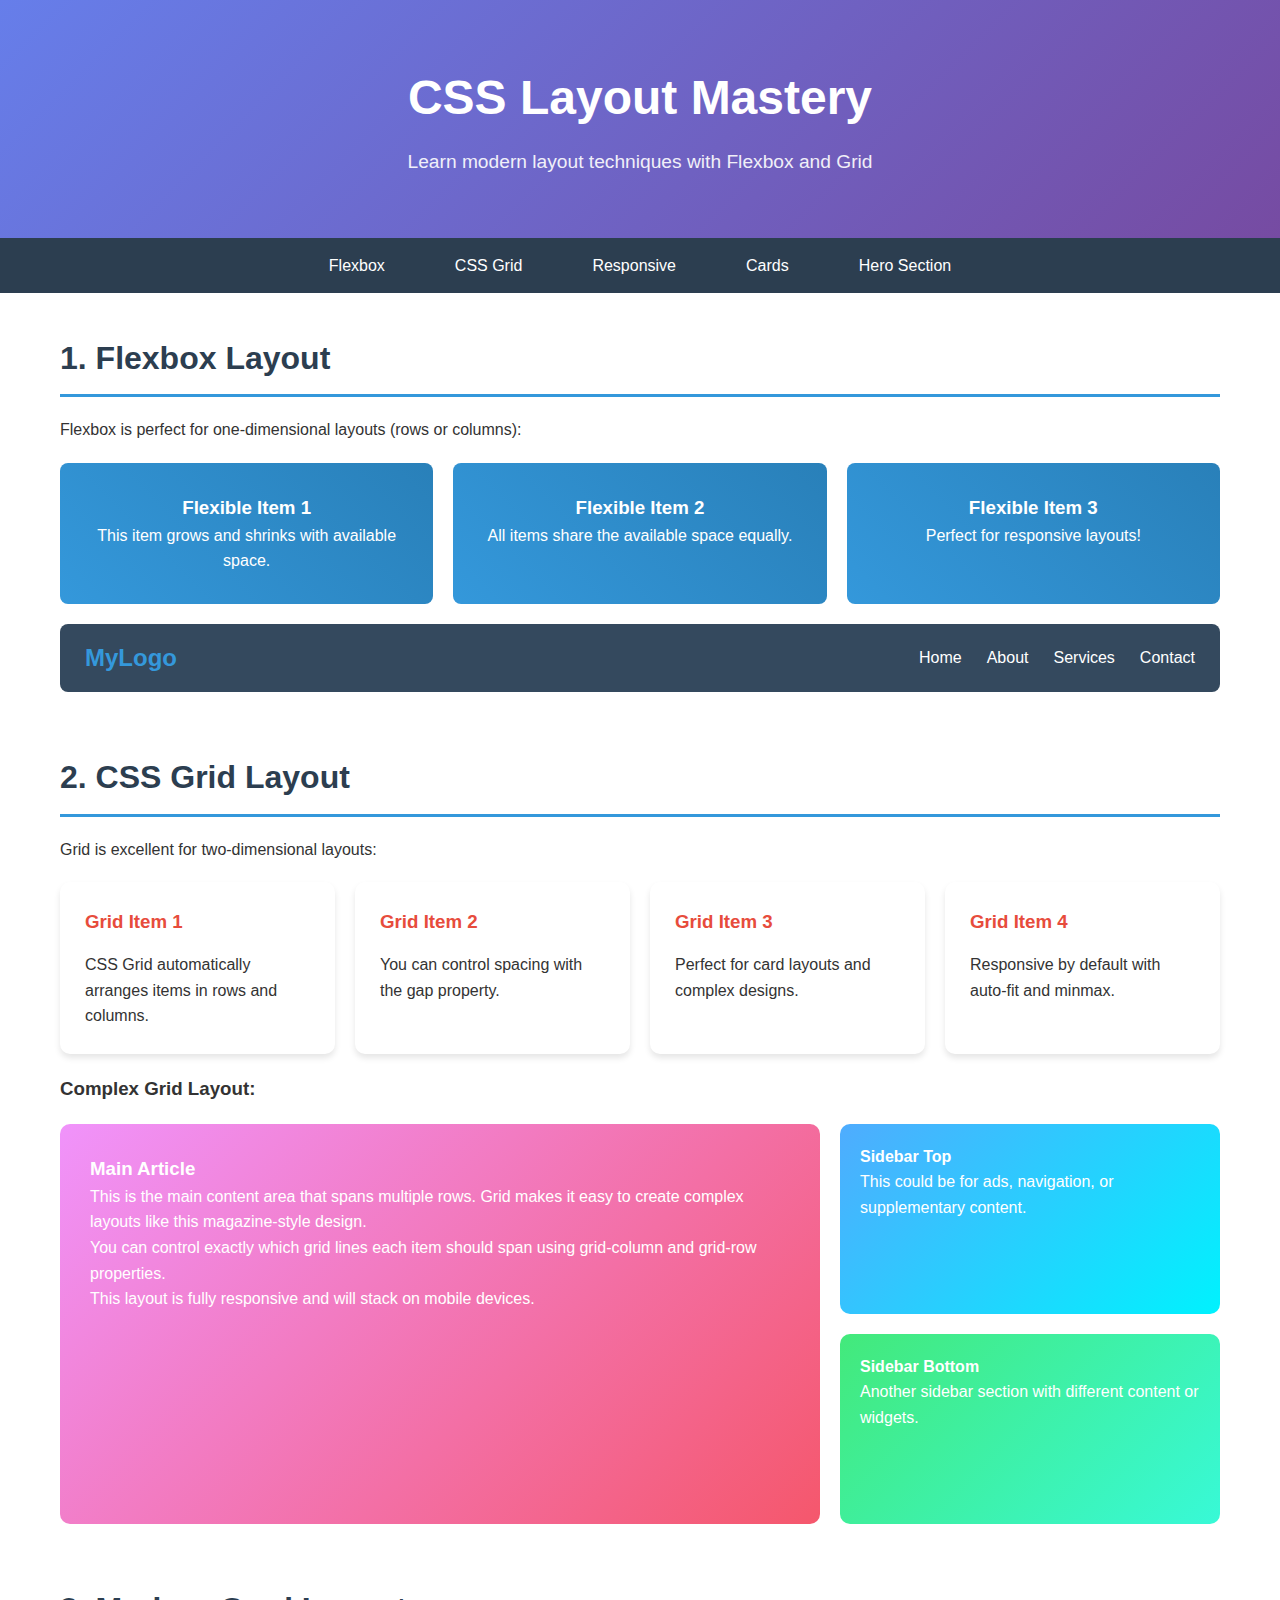
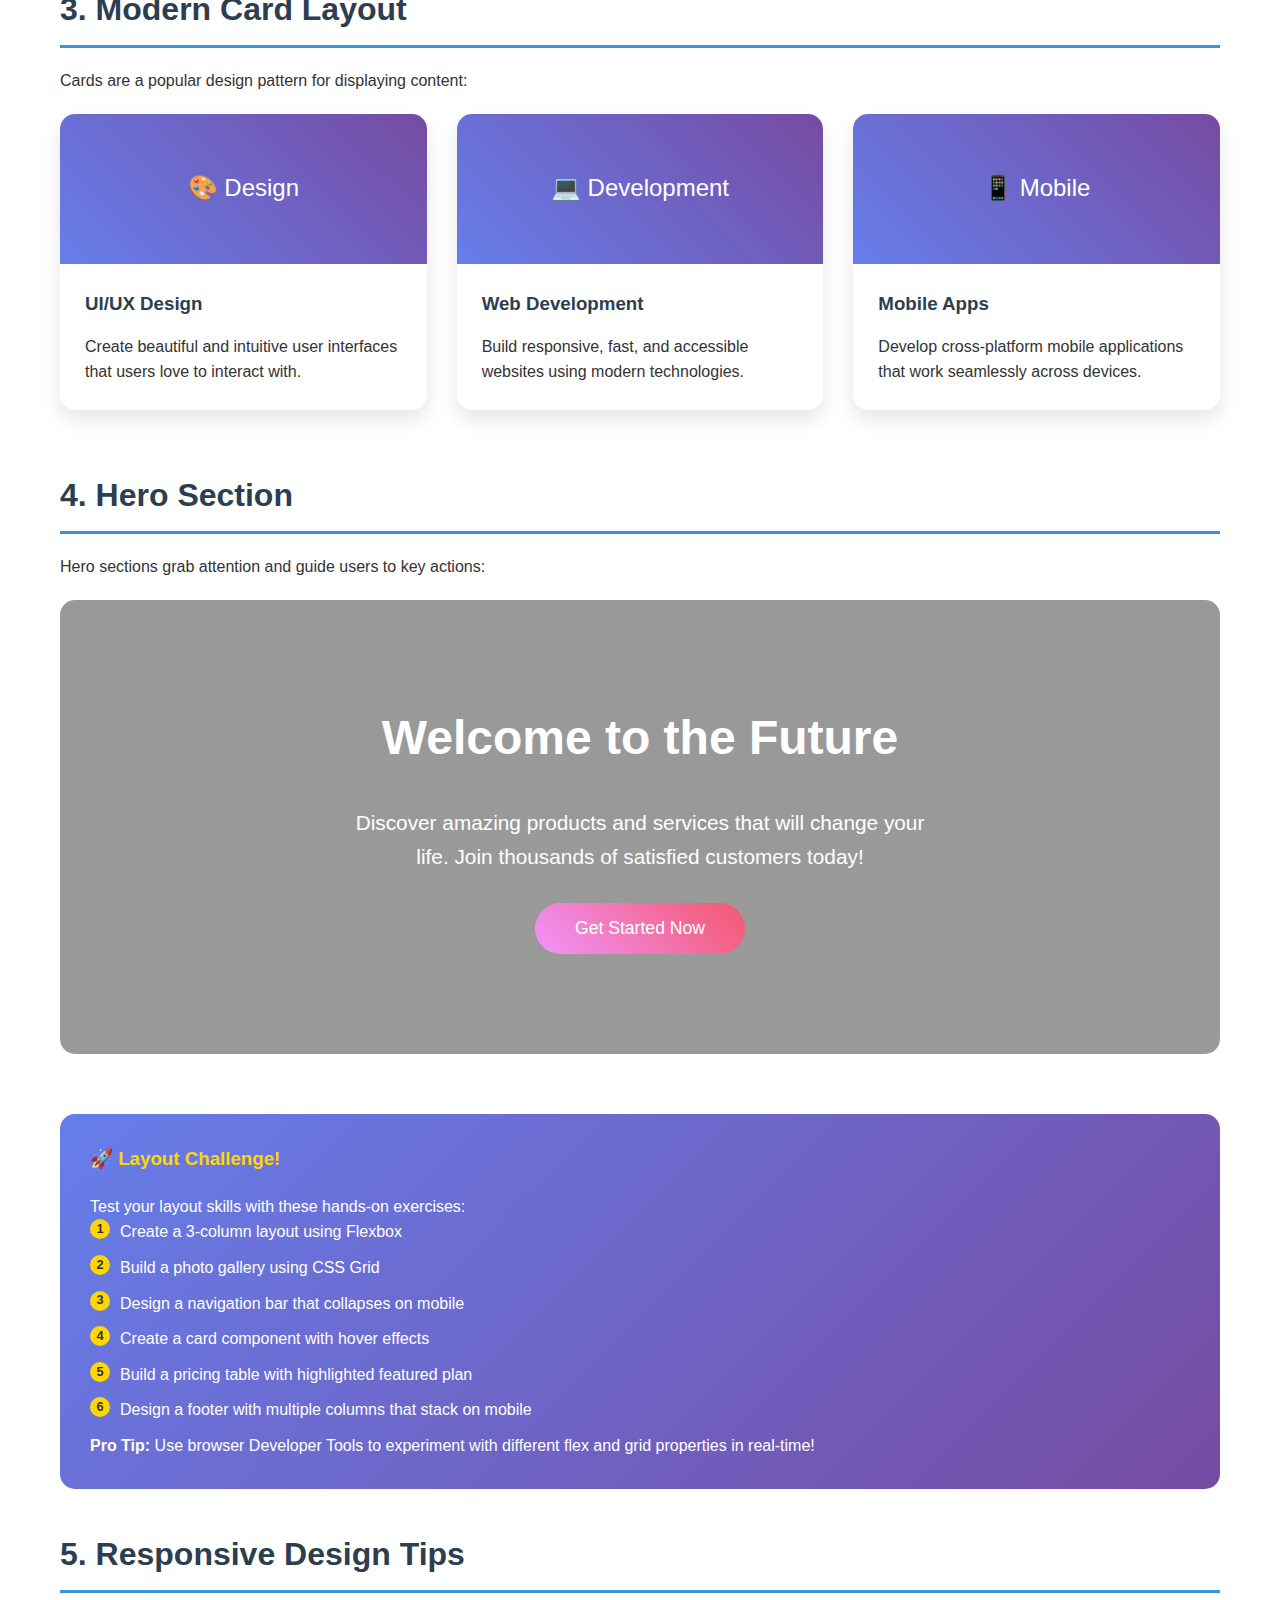
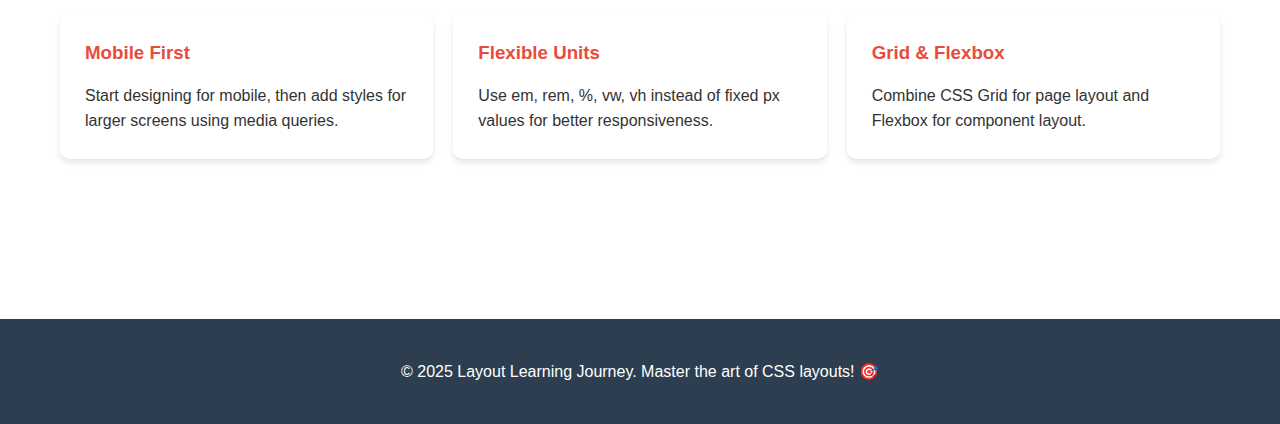
<file: exercises/layout-practice.html>
<!DOCTYPE html>
<html lang="en">
<head>
    <meta charset="UTF-8">
    <meta name="viewport" content="width=device-width, initial-scale=1.0">
    <title>Layout Practice - CSS Layouts</title>
    <style>
        /* RESET STYLES */
        * {
            margin: 0;
            padding: 0;
            box-sizing: border-box;
        }

        body {
            font-family: 'Segoe UI', Tahoma, Geneva, Verdana, sans-serif;
            line-height: 1.6;
            color: #333;
        }

        /* CONTAINER FOR CENTERING CONTENT */
        .container {
            max-width: 1200px;
            margin: 0 auto;
            padding: 0 20px;
        }

        /* PAGE HEADER */
        .page-header {
            background: linear-gradient(135deg, #667eea 0%, #764ba2 100%);
            color: white;
            padding: 60px 0;
            text-align: center;
        }

        .page-header h1 {
            font-size: 3em;
            margin-bottom: 10px;
        }

        .page-header p {
            font-size: 1.2em;
            opacity: 0.9;
        }

        /* NAVIGATION STYLES */
        .nav-demo {
            background-color: #2c3e50;
            padding: 15px 0;
        }

        .nav-demo ul {
            list-style: none;
            display: flex;
            justify-content: center;
            flex-wrap: wrap;
        }

        .nav-demo li {
            margin: 0 20px;
        }

        .nav-demo a {
            color: white;
            text-decoration: none;
            padding: 10px 15px;
            border-radius: 5px;
            transition: background-color 0.3s;
        }

        .nav-demo a:hover {
            background-color: #34495e;
        }

        /* MAIN CONTENT AREA */
        .main-content {
            padding: 40px 0;
        }

        .section {
            margin-bottom: 60px;
        }

        .section h2 {
            color: #2c3e50;
            margin-bottom: 20px;
            padding-bottom: 10px;
            border-bottom: 3px solid #3498db;
            font-size: 2em;
        }

        /* LAYOUT 1: FLEXBOX BASICS */
        .flex-basics {
            display: flex;
            gap: 20px;
            margin: 20px 0;
            flex-wrap: wrap;
        }

        .flex-item {
            background: linear-gradient(45deg, #3498db, #2980b9);
            color: white;
            padding: 30px;
            border-radius: 8px;
            text-align: center;
            flex: 1;
            min-width: 200px;
        }

        /* LAYOUT 2: CSS GRID SHOWCASE */
        .grid-showcase {
            display: grid;
            grid-template-columns: repeat(auto-fit, minmax(250px, 1fr));
            gap: 20px;
            margin: 20px 0;
        }

        .grid-card {
            background: white;
            border-radius: 10px;
            padding: 25px;
            box-shadow: 0 4px 6px rgba(0, 0, 0, 0.1);
            transition: transform 0.3s, box-shadow 0.3s;
        }

        .grid-card:hover {
            transform: translateY(-5px);
            box-shadow: 0 8px 15px rgba(0, 0, 0, 0.2);
        }

        .grid-card h3 {
            color: #e74c3c;
            margin-bottom: 15px;
        }

        /* LAYOUT 3: COMPLEX GRID LAYOUT */
        .complex-grid {
            display: grid;
            grid-template-columns: 2fr 1fr;
            grid-template-rows: auto auto;
            gap: 20px;
            margin: 20px 0;
            min-height: 400px;
        }

        .main-article {
            grid-column: 1;
            grid-row: 1 / 3;
            background: linear-gradient(135deg, #f093fb 0%, #f5576c 100%);
            color: white;
            padding: 30px;
            border-radius: 10px;
        }

        .sidebar-top {
            grid-column: 2;
            grid-row: 1;
            background: linear-gradient(135deg, #4facfe 0%, #00f2fe 100%);
            color: white;
            padding: 20px;
            border-radius: 10px;
        }

        .sidebar-bottom {
            grid-column: 2;
            grid-row: 2;
            background: linear-gradient(135deg, #43e97b 0%, #38f9d7 100%);
            color: white;
            padding: 20px;
            border-radius: 10px;
        }

        /* LAYOUT 4: FLEXBOX NAVIGATION */
        .flex-nav-demo {
            background-color: #34495e;
            border-radius: 8px;
            margin: 20px 0;
        }

        .flex-nav {
            display: flex;
            justify-content: space-between;
            align-items: center;
            padding: 15px 25px;
        }

        .logo {
            font-size: 1.5em;
            font-weight: bold;
            color: #3498db;
        }

        .nav-links {
            display: flex;
            list-style: none;
            gap: 25px;
        }

        .nav-links a {
            color: white;
            text-decoration: none;
            transition: color 0.3s;
        }

        .nav-links a:hover {
            color: #3498db;
        }

        /* LAYOUT 5: CARD LAYOUT */
        .card-layout {
            display: grid;
            grid-template-columns: repeat(auto-fit, minmax(300px, 1fr));
            gap: 30px;
            margin: 20px 0;
        }

        .card {
            background: white;
            border-radius: 15px;
            overflow: hidden;
            box-shadow: 0 10px 20px rgba(0, 0, 0, 0.1);
            transition: all 0.3s ease;
        }

        .card:hover {
            transform: translateY(-10px);
            box-shadow: 0 20px 40px rgba(0, 0, 0, 0.15);
        }

        .card-header {
            height: 150px;
            background: linear-gradient(45deg, #667eea, #764ba2);
            display: flex;
            align-items: center;
            justify-content: center;
            color: white;
            font-size: 1.5em;
        }

        .card-body {
            padding: 25px;
        }

        .card-body h3 {
            margin-bottom: 15px;
            color: #2c3e50;
        }

        /* LAYOUT 6: RESPONSIVE HERO SECTION */
        .hero-section {
            background: linear-gradient(rgba(0,0,0,0.4), rgba(0,0,0,0.4)), 
                        url('https://via.placeholder.com/1200x400/4a90e2/ffffff?text=Hero+Background');
            background-size: cover;
            background-position: center;
            color: white;
            text-align: center;
            padding: 100px 0;
            border-radius: 15px;
            margin: 20px 0;
        }

        .hero-content h2 {
            font-size: 3em;
            margin-bottom: 20px;
            border: none;
            color: white;
        }

        .hero-content p {
            font-size: 1.3em;
            margin-bottom: 30px;
            max-width: 600px;
            margin-left: auto;
            margin-right: auto;
        }

        .cta-button {
            background: linear-gradient(45deg, #f093fb, #f5576c);
            color: white;
            padding: 15px 40px;
            border: none;
            border-radius: 30px;
            font-size: 1.1em;
            cursor: pointer;
            transition: transform 0.3s;
        }

        .cta-button:hover {
            transform: scale(1.05);
        }

        /* RESPONSIVE DESIGN */
        @media (max-width: 768px) {
            .complex-grid {
                grid-template-columns: 1fr;
                grid-template-rows: auto auto auto;
            }
            
            .main-article {
                grid-column: 1;
                grid-row: 1;
            }
            
            .sidebar-top {
                grid-column: 1;
                grid-row: 2;
            }
            
            .sidebar-bottom {
                grid-column: 1;
                grid-row: 3;
            }
            
            .flex-nav {
                flex-direction: column;
                gap: 15px;
            }
            
            .nav-links {
                flex-direction: column;
                text-align: center;
                gap: 10px;
            }
            
            .hero-content h2 {
                font-size: 2em;
            }
            
            .page-header h1 {
                font-size: 2em;
            }
        }

        /* EXERCISE SECTION STYLES */
        .exercise-box {
            background: linear-gradient(135deg, #667eea 0%, #764ba2 100%);
            color: white;
            padding: 30px;
            border-radius: 15px;
            margin: 40px 0;
        }

        .exercise-box h3 {
            color: #ffd700;
            margin-bottom: 20px;
        }

        .exercise-list {
            list-style: none;
            counter-reset: step-counter;
        }

        .exercise-list li {
            counter-increment: step-counter;
            margin-bottom: 10px;
            padding-left: 30px;
            position: relative;
        }

        .exercise-list li::before {
            content: counter(step-counter);
            position: absolute;
            left: 0;
            top: 0;
            background: #ffd700;
            color: #333;
            width: 20px;
            height: 20px;
            border-radius: 50%;
            display: flex;
            align-items: center;
            justify-content: center;
            font-size: 0.8em;
            font-weight: bold;
        }
    </style>
</head>
<body>

    <!-- PAGE HEADER -->
    <header class="page-header">
        <div class="container">
            <h1>CSS Layout Mastery</h1>
            <p>Learn modern layout techniques with Flexbox and Grid</p>
        </div>
    </header>

    <!-- NAVIGATION DEMO -->
    <nav class="nav-demo">
        <ul>
            <li><a href="#flexbox">Flexbox</a></li>
            <li><a href="#grid">CSS Grid</a></li>
            <li><a href="#responsive">Responsive</a></li>
            <li><a href="#cards">Cards</a></li>
            <li><a href="#hero">Hero Section</a></li>
        </ul>
    </nav>

    <!-- MAIN CONTENT -->
    <main class="main-content">
        <div class="container">

            <!-- FLEXBOX SECTION -->
            <section id="flexbox" class="section">
                <h2>1. Flexbox Layout</h2>
                <p>Flexbox is perfect for one-dimensional layouts (rows or columns):</p>
                
                <div class="flex-basics">
                    <div class="flex-item">
                        <h3>Flexible Item 1</h3>
                        <p>This item grows and shrinks with available space.</p>
                    </div>
                    <div class="flex-item">
                        <h3>Flexible Item 2</h3>
                        <p>All items share the available space equally.</p>
                    </div>
                    <div class="flex-item">
                        <h3>Flexible Item 3</h3>
                        <p>Perfect for responsive layouts!</p>
                    </div>
                </div>

                <!-- Flexbox Navigation Example -->
                <div class="flex-nav-demo">
                    <nav class="flex-nav">
                        <div class="logo">MyLogo</div>
                        <ul class="nav-links">
                            <li><a href="#">Home</a></li>
                            <li><a href="#">About</a></li>
                            <li><a href="#">Services</a></li>
                            <li><a href="#">Contact</a></li>
                        </ul>
                    </nav>
                </div>
            </section>

            <!-- CSS GRID SECTION -->
            <section id="grid" class="section">
                <h2>2. CSS Grid Layout</h2>
                <p>Grid is excellent for two-dimensional layouts:</p>
                
                <div class="grid-showcase">
                    <div class="grid-card">
                        <h3>Grid Item 1</h3>
                        <p>CSS Grid automatically arranges items in rows and columns.</p>
                    </div>
                    <div class="grid-card">
                        <h3>Grid Item 2</h3>
                        <p>You can control spacing with the gap property.</p>
                    </div>
                    <div class="grid-card">
                        <h3>Grid Item 3</h3>
                        <p>Perfect for card layouts and complex designs.</p>
                    </div>
                    <div class="grid-card">
                        <h3>Grid Item 4</h3>
                        <p>Responsive by default with auto-fit and minmax.</p>
                    </div>
                </div>

                <!-- Complex Grid Layout -->
                <h3>Complex Grid Layout:</h3>
                <div class="complex-grid">
                    <article class="main-article">
                        <h3>Main Article</h3>
                        <p>This is the main content area that spans multiple rows. Grid makes it easy to create complex layouts like this magazine-style design.</p>
                        <p>You can control exactly which grid lines each item should span using grid-column and grid-row properties.</p>
                        <p>This layout is fully responsive and will stack on mobile devices.</p>
                    </article>
                    <aside class="sidebar-top">
                        <h4>Sidebar Top</h4>
                        <p>This could be for ads, navigation, or supplementary content.</p>
                    </aside>
                    <aside class="sidebar-bottom">
                        <h4>Sidebar Bottom</h4>
                        <p>Another sidebar section with different content or widgets.</p>
                    </aside>
                </div>
            </section>

            <!-- CARD LAYOUT SECTION -->
            <section id="cards" class="section">
                <h2>3. Modern Card Layout</h2>
                <p>Cards are a popular design pattern for displaying content:</p>
                
                <div class="card-layout">
                    <div class="card">
                        <div class="card-header">
                            🎨 Design
                        </div>
                        <div class="card-body">
                            <h3>UI/UX Design</h3>
                            <p>Create beautiful and intuitive user interfaces that users love to interact with.</p>
                        </div>
                    </div>
                    <div class="card">
                        <div class="card-header">
                            💻 Development
                        </div>
                        <div class="card-body">
                            <h3>Web Development</h3>
                            <p>Build responsive, fast, and accessible websites using modern technologies.</p>
                        </div>
                    </div>
                    <div class="card">
                        <div class="card-header">
                            📱 Mobile
                        </div>
                        <div class="card-body">
                            <h3>Mobile Apps</h3>
                            <p>Develop cross-platform mobile applications that work seamlessly across devices.</p>
                        </div>
                    </div>
                </div>
            </section>

            <!-- HERO SECTION -->
            <section id="hero" class="section">
                <h2>4. Hero Section</h2>
                <p>Hero sections grab attention and guide users to key actions:</p>
                
                <div class="hero-section">
                    <div class="hero-content">
                        <h2>Welcome to the Future</h2>
                        <p>Discover amazing products and services that will change your life. Join thousands of satisfied customers today!</p>
                        <button class="cta-button">Get Started Now</button>
                    </div>
                </div>
            </section>

            <!-- EXERCISE SECTION -->
            <section class="exercise-box">
                <h3>🚀 Layout Challenge!</h3>
                <p>Test your layout skills with these hands-on exercises:</p>
                <ol class="exercise-list">
                    <li>Create a 3-column layout using Flexbox</li>
                    <li>Build a photo gallery using CSS Grid</li>
                    <li>Design a navigation bar that collapses on mobile</li>
                    <li>Create a card component with hover effects</li>
                    <li>Build a pricing table with highlighted featured plan</li>
                    <li>Design a footer with multiple columns that stack on mobile</li>
                </ol>
                <p><strong>Pro Tip:</strong> Use browser Developer Tools to experiment with different flex and grid properties in real-time!</p>
            </section>

            <!-- RESPONSIVE TIPS -->
            <section id="responsive" class="section">
                <h2>5. Responsive Design Tips</h2>
                <div class="grid-showcase">
                    <div class="grid-card">
                        <h3>Mobile First</h3>
                        <p>Start designing for mobile, then add styles for larger screens using media queries.</p>
                    </div>
                    <div class="grid-card">
                        <h3>Flexible Units</h3>
                        <p>Use em, rem, %, vw, vh instead of fixed px values for better responsiveness.</p>
                    </div>
                    <div class="grid-card">
                        <h3>Grid & Flexbox</h3>
                        <p>Combine CSS Grid for page layout and Flexbox for component layout.</p>
                    </div>
                </div>
            </section>

        </div>
    </main>

    <footer style="background-color: #2c3e50; color: white; text-align: center; padding: 40px 0; margin-top: 60px;">
        <div class="container">
            <p>&copy; 2025 Layout Learning Journey. Master the art of CSS layouts! 🎯</p>
        </div>
    </footer>

</body>
</html>
</file>
<file: css/responsive.css>
/* RESPONSIVE DESIGN STYLES */
/* 
   This file contains media queries and responsive design patterns.
   Mobile-first approach: Start with mobile styles, then add larger screen styles.
*/

/* Common breakpoints */
/* 
   Mobile: 320px - 768px
   Tablet: 768px - 1024px  
   Desktop: 1024px+
*/

/* MOBILE FIRST BASE STYLES */
/* These styles apply to all screen sizes, starting with mobile */

.container {
    width: 100%;
    max-width: 1200px;
    margin: 0 auto;
    padding: 0 1rem;
}

/* RESPONSIVE GRID SYSTEM */
.row {
    display: flex;
    flex-wrap: wrap;
    margin: 0 -0.5rem;
}

.col {
    flex: 1;
    padding: 0 0.5rem;
    margin-bottom: 1rem;
}

/* Column sizes for mobile (default) */
.col-1 { flex: 0 0 8.333%; max-width: 8.333%; }
.col-2 { flex: 0 0 16.666%; max-width: 16.666%; }
.col-3 { flex: 0 0 25%; max-width: 25%; }
.col-4 { flex: 0 0 33.333%; max-width: 33.333%; }
.col-5 { flex: 0 0 41.666%; max-width: 41.666%; }
.col-6 { flex: 0 0 50%; max-width: 50%; }
.col-7 { flex: 0 0 58.333%; max-width: 58.333%; }
.col-8 { flex: 0 0 66.666%; max-width: 66.666%; }
.col-9 { flex: 0 0 75%; max-width: 75%; }
.col-10 { flex: 0 0 83.333%; max-width: 83.333%; }
.col-11 { flex: 0 0 91.666%; max-width: 91.666%; }
.col-12 { flex: 0 0 100%; max-width: 100%; }

/* RESPONSIVE TYPOGRAPHY */
html {
    font-size: 14px; /* Mobile base size */
}

h1 { font-size: 1.8rem; }
h2 { font-size: 1.6rem; }
h3 { font-size: 1.4rem; }
h4 { font-size: 1.2rem; }
h5 { font-size: 1.1rem; }
h6 { font-size: 1rem; }

/* RESPONSIVE UTILITIES */
.hide-mobile { display: none; }
.show-mobile { display: block; }
.hide-tablet { display: block; }
.show-tablet { display: none; }
.hide-desktop { display: block; }
.show-desktop { display: none; }

/* TEXT ALIGNMENT */
.text-center-mobile { text-align: center; }
.text-left-mobile { text-align: left; }
.text-right-mobile { text-align: right; }

/* SPACING FOR MOBILE */
.p-mobile-1 { padding: 0.5rem; }
.p-mobile-2 { padding: 1rem; }
.p-mobile-3 { padding: 1.5rem; }

.m-mobile-1 { margin: 0.5rem; }
.m-mobile-2 { margin: 1rem; }
.m-mobile-3 { margin: 1.5rem; }

/* ===== TABLET STYLES ===== */
@media (min-width: 768px) {
    html {
        font-size: 15px; /* Slightly larger for tablets */
    }
    
    .container {
        padding: 0 2rem;
    }
    
    /* Typography adjustments */
    h1 { font-size: 2.2rem; }
    h2 { font-size: 1.9rem; }
    h3 { font-size: 1.6rem; }
    h4 { font-size: 1.3rem; }
    
    /* Tablet column sizes */
    .col-sm-1 { flex: 0 0 8.333%; max-width: 8.333%; }
    .col-sm-2 { flex: 0 0 16.666%; max-width: 16.666%; }
    .col-sm-3 { flex: 0 0 25%; max-width: 25%; }
    .col-sm-4 { flex: 0 0 33.333%; max-width: 33.333%; }
    .col-sm-5 { flex: 0 0 41.666%; max-width: 41.666%; }
    .col-sm-6 { flex: 0 0 50%; max-width: 50%; }
    .col-sm-7 { flex: 0 0 58.333%; max-width: 58.333%; }
    .col-sm-8 { flex: 0 0 66.666%; max-width: 66.666%; }
    .col-sm-9 { flex: 0 0 75%; max-width: 75%; }
    .col-sm-10 { flex: 0 0 83.333%; max-width: 83.333%; }
    .col-sm-11 { flex: 0 0 91.666%; max-width: 91.666%; }
    .col-sm-12 { flex: 0 0 100%; max-width: 100%; }
    
    /* Tablet visibility */
    .hide-mobile { display: block; }
    .show-mobile { display: none; }
    .hide-tablet { display: none; }
    .show-tablet { display: block; }
    
    /* Text alignment for tablet */
    .text-center-tablet { text-align: center; }
    .text-left-tablet { text-align: left; }
    .text-right-tablet { text-align: right; }
    
    /* Tablet spacing */
    .p-tablet-1 { padding: 0.75rem; }
    .p-tablet-2 { padding: 1.5rem; }
    .p-tablet-3 { padding: 2rem; }
    
    .m-tablet-1 { margin: 0.75rem; }
    .m-tablet-2 { margin: 1.5rem; }
    .m-tablet-3 { margin: 2rem; }
}

/* ===== DESKTOP STYLES ===== */
@media (min-width: 1024px) {
    html {
        font-size: 16px; /* Standard desktop size */
    }
    
    .container {
        padding: 0 3rem;
    }
    
    /* Typography for desktop */
    h1 { font-size: 2.5rem; }
    h2 { font-size: 2.2rem; }
    h3 { font-size: 1.8rem; }
    h4 { font-size: 1.5rem; }
    h5 { font-size: 1.25rem; }
    h6 { font-size: 1.1rem; }
    
    /* Desktop column sizes */
    .col-md-1 { flex: 0 0 8.333%; max-width: 8.333%; }
    .col-md-2 { flex: 0 0 16.666%; max-width: 16.666%; }
    .col-md-3 { flex: 0 0 25%; max-width: 25%; }
    .col-md-4 { flex: 0 0 33.333%; max-width: 33.333%; }
    .col-md-5 { flex: 0 0 41.666%; max-width: 41.666%; }
    .col-md-6 { flex: 0 0 50%; max-width: 50%; }
    .col-md-7 { flex: 0 0 58.333%; max-width: 58.333%; }
    .col-md-8 { flex: 0 0 66.666%; max-width: 66.666%; }
    .col-md-9 { flex: 0 0 75%; max-width: 75%; }
    .col-md-10 { flex: 0 0 83.333%; max-width: 83.333%; }
    .col-md-11 { flex: 0 0 91.666%; max-width: 91.666%; }
    .col-md-12 { flex: 0 0 100%; max-width: 100%; }
    
    /* Desktop visibility */
    .hide-tablet { display: block; }
    .show-tablet { display: none; }
    .hide-desktop { display: none; }
    .show-desktop { display: block; }
    
    /* Text alignment for desktop */
    .text-center-desktop { text-align: center; }
    .text-left-desktop { text-align: left; }
    .text-right-desktop { text-align: right; }
    
    /* Desktop spacing */
    .p-desktop-1 { padding: 1rem; }
    .p-desktop-2 { padding: 2rem; }
    .p-desktop-3 { padding: 3rem; }
    
    .m-desktop-1 { margin: 1rem; }
    .m-desktop-2 { margin: 2rem; }
    .m-desktop-3 { margin: 3rem; }
}

/* ===== LARGE DESKTOP STYLES ===== */
@media (min-width: 1400px) {
    html {
        font-size: 18px; /* Larger for big screens */
    }
    
    .container {
        max-width: 1400px;
        padding: 0 4rem;
    }
    
    /* Large desktop column sizes */
    .col-lg-1 { flex: 0 0 8.333%; max-width: 8.333%; }
    .col-lg-2 { flex: 0 0 16.666%; max-width: 16.666%; }
    .col-lg-3 { flex: 0 0 25%; max-width: 25%; }
    .col-lg-4 { flex: 0 0 33.333%; max-width: 33.333%; }
    .col-lg-5 { flex: 0 0 41.666%; max-width: 41.666%; }
    .col-lg-6 { flex: 0 0 50%; max-width: 50%; }
    .col-lg-7 { flex: 0 0 58.333%; max-width: 58.333%; }
    .col-lg-8 { flex: 0 0 66.666%; max-width: 66.666%; }
    .col-lg-9 { flex: 0 0 75%; max-width: 75%; }
    .col-lg-10 { flex: 0 0 83.333%; max-width: 83.333%; }
    .col-lg-11 { flex: 0 0 91.666%; max-width: 91.666%; }
    .col-lg-12 { flex: 0 0 100%; max-width: 100%; }
}

/* ===== RESPONSIVE PATTERNS ===== */

/* Responsive Images */
.img-responsive {
    width: 100%;
    height: auto;
    display: block;
}

/* Responsive Videos */
.video-responsive {
    position: relative;
    padding-bottom: 56.25%; /* 16:9 aspect ratio */
    height: 0;
    overflow: hidden;
}

.video-responsive iframe,
.video-responsive object,
.video-responsive embed {
    position: absolute;
    top: 0;
    left: 0;
    width: 100%;
    height: 100%;
}

/* Responsive Tables */
.table-responsive {
    overflow-x: auto;
    -webkit-overflow-scrolling: touch;
}

.table-responsive table {
    min-width: 600px;
    width: 100%;
}

/* Mobile Navigation Pattern */
.nav-toggle {
    display: block;
    cursor: pointer;
}

@media (min-width: 768px) {
    .nav-toggle {
        display: none;
    }
}

/* Responsive Card Layouts */
.card-grid {
    display: grid;
    gap: 1rem;
    grid-template-columns: 1fr; /* Mobile: single column */
}

@media (min-width: 768px) {
    .card-grid {
        grid-template-columns: repeat(2, 1fr); /* Tablet: 2 columns */
    }
}

@media (min-width: 1024px) {
    .card-grid {
        grid-template-columns: repeat(3, 1fr); /* Desktop: 3 columns */
        gap: 2rem;
    }
}

@media (min-width: 1400px) {
    .card-grid {
        grid-template-columns: repeat(4, 1fr); /* Large: 4 columns */
    }
}

/* ===== PRINT STYLES ===== */
@media print {
    /* Hide navigation and other non-essential elements */
    .nav,
    .footer,
    .btn,
    .hide-print {
        display: none !important;
    }
    
    /* Ensure good contrast for printing */
    body {
        color: #000;
        background: #fff;
    }
    
    /* Page breaks */
    .page-break {
        page-break-before: always;
    }
    
    /* Avoid breaking inside elements */
    .card,
    .section {
        page-break-inside: avoid;
    }
}

/* ===== ACCESSIBILITY RESPONSIVE FEATURES ===== */

/* Reduced motion for users who prefer it */
@media (prefers-reduced-motion: reduce) {
    *,
    *::before,
    *::after {
        animation-duration: 0.01ms !important;
        animation-iteration-count: 1 !important;
        transition-duration: 0.01ms !important;
    }
}

/* High contrast mode support */
@media (prefers-contrast: high) {
    .card {
        border: 2px solid;
    }
    
    .btn {
        border: 2px solid;
    }
}
</file>
<file: css/styles.css>
/* 
   MAIN STYLESHEET FOR PORTFOLIO PROJECT
   This file contains all the styles for our personal portfolio website.
   Study each section to understand how CSS works together.
*/

/* CSS RESET - Removes browser defaults for consistent styling */
* {
    margin: 0;
    padding: 0;
    box-sizing: border-box; /* Makes width/height include padding and border */
}

/* ROOT VARIABLES - Define colors and sizes once, use everywhere */
:root {
    /* Color Palette */
    --primary-color: #2c3e50;
    --secondary-color: #3498db;
    --accent-color: #e74c3c;
    --success-color: #27ae60;
    --warning-color: #f39c12;
    --light-gray: #ecf0f1;
    --dark-gray: #7f8c8d;
    --white: #ffffff;
    --black: #2c3e50;
    
    /* Typography */
    --font-primary: 'Segoe UI', Tahoma, Geneva, Verdana, sans-serif;
    --font-secondary: 'Georgia', serif;
    --font-mono: 'Courier New', monospace;
    
    /* Spacing */
    --spacing-xs: 5px;
    --spacing-sm: 10px;
    --spacing-md: 20px;
    --spacing-lg: 40px;
    --spacing-xl: 60px;
    
    /* Border Radius */
    --border-radius-sm: 5px;
    --border-radius-md: 10px;
    --border-radius-lg: 15px;
    
    /* Shadows */
    --shadow-light: 0 2px 5px rgba(0,0,0,0.1);
    --shadow-medium: 0 5px 15px rgba(0,0,0,0.2);
    --shadow-heavy: 0 10px 30px rgba(0,0,0,0.3);
    
    /* Transitions */
    --transition-fast: 0.2s ease;
    --transition-normal: 0.3s ease;
    --transition-slow: 0.5s ease;
}

/* BASE STYLES */
html {
    scroll-behavior: smooth; /* Smooth scrolling for anchor links */
}

body {
    font-family: var(--font-primary);
    line-height: 1.6;
    color: var(--black);
    background-color: var(--white);
}

/* TYPOGRAPHY */
h1, h2, h3, h4, h5, h6 {
    font-weight: 600;
    margin-bottom: var(--spacing-md);
    color: var(--primary-color);
}

h1 {
    font-size: 2.5rem;
    line-height: 1.2;
}

h2 {
    font-size: 2rem;
    line-height: 1.3;
}

h3 {
    font-size: 1.5rem;
}

h4 {
    font-size: 1.25rem;
}

p {
    margin-bottom: var(--spacing-md);
    color: var(--dark-gray);
}

a {
    color: var(--secondary-color);
    text-decoration: none;
    transition: color var(--transition-fast);
}

a:hover {
    color: var(--accent-color);
}

/* LAYOUT UTILITIES */
.container {
    max-width: 1200px;
    margin: 0 auto;
    padding: 0 var(--spacing-md);
}

.section {
    padding: var(--spacing-xl) 0;
}

.text-center {
    text-align: center;
}

.text-left {
    text-align: left;
}

.text-right {
    text-align: right;
}

/* HEADER STYLES */
.header {
    background: var(--white);
    box-shadow: var(--shadow-light);
    position: fixed;
    top: 0;
    left: 0;
    right: 0;
    z-index: 1000;
    transition: all var(--transition-normal);
}

.header.scrolled {
    background: rgba(255, 255, 255, 0.95);
    backdrop-filter: blur(10px);
}

.nav {
    display: flex;
    justify-content: space-between;
    align-items: center;
    padding: var(--spacing-md) 0;
}

.logo {
    font-size: 1.5rem;
    font-weight: bold;
    color: var(--primary-color);
}

.nav-list {
    display: flex;
    list-style: none;
    gap: var(--spacing-lg);
}

.nav-link {
    font-weight: 500;
    transition: color var(--transition-fast);
    position: relative;
}

.nav-link::after {
    content: '';
    position: absolute;
    bottom: -5px;
    left: 0;
    width: 0;
    height: 2px;
    background: var(--secondary-color);
    transition: width var(--transition-normal);
}

.nav-link:hover::after,
.nav-link.active::after {
    width: 100%;
}

/* MOBILE MENU */
.menu-toggle {
    display: none;
    flex-direction: column;
    cursor: pointer;
    gap: 4px;
}

.menu-toggle span {
    width: 25px;
    height: 3px;
    background: var(--primary-color);
    transition: all var(--transition-normal);
}

/* HERO SECTION */
.hero {
    background: linear-gradient(135deg, var(--primary-color) 0%, var(--secondary-color) 100%);
    color: var(--white);
    min-height: 100vh;
    display: flex;
    align-items: center;
    justify-content: center;
    text-align: center;
    position: relative;
    overflow: hidden;
}

.hero::before {
    content: '';
    position: absolute;
    top: 0;
    left: 0;
    right: 0;
    bottom: 0;
    background: url('data:image/svg+xml,<svg xmlns="http://www.w3.org/2000/svg" viewBox="0 0 100 100"><circle cx="50" cy="50" r="2" fill="rgba(255,255,255,0.1)"/></svg>');
    animation: float 6s ease-in-out infinite;
}

.hero-content {
    z-index: 2;
    position: relative;
}

.hero-title {
    font-size: 3.5rem;
    margin-bottom: var(--spacing-md);
    color: var(--white);
    animation: fadeInUp 1s ease;
}

.hero-subtitle {
    font-size: 1.25rem;
    margin-bottom: var(--spacing-lg);
    opacity: 0.9;
    animation: fadeInUp 1s ease 0.3s both;
}

.hero-description {
    font-size: 1.1rem;
    margin-bottom: var(--spacing-xl);
    max-width: 600px;
    margin-left: auto;
    margin-right: auto;
    color: rgba(255, 255, 255, 0.8);
    animation: fadeInUp 1s ease 0.6s both;
}

/* BUTTONS */
.btn {
    display: inline-block;
    padding: 12px 30px;
    border-radius: var(--border-radius-md);
    font-weight: 600;
    text-align: center;
    cursor: pointer;
    transition: all var(--transition-normal);
    border: 2px solid transparent;
    text-decoration: none;
}

.btn-primary {
    background: var(--secondary-color);
    color: var(--white);
}

.btn-primary:hover {
    background: transparent;
    border-color: var(--secondary-color);
    color: var(--secondary-color);
    transform: translateY(-2px);
    box-shadow: var(--shadow-medium);
}

.btn-outline {
    background: transparent;
    border-color: var(--white);
    color: var(--white);
}

.btn-outline:hover {
    background: var(--white);
    color: var(--primary-color);
}

/* CARDS */
.card {
    background: var(--white);
    border-radius: var(--border-radius-lg);
    box-shadow: var(--shadow-light);
    transition: all var(--transition-normal);
    overflow: hidden;
}

.card:hover {
    transform: translateY(-5px);
    box-shadow: var(--shadow-medium);
}

.card-header {
    padding: var(--spacing-lg);
    background: linear-gradient(135deg, var(--light-gray), #ddd);
}

.card-body {
    padding: var(--spacing-lg);
}

.card-footer {
    padding: var(--spacing-md) var(--spacing-lg);
    background: var(--light-gray);
    border-top: 1px solid #ddd;
}

/* GRID LAYOUTS */
.grid {
    display: grid;
    gap: var(--spacing-lg);
}

.grid-2 {
    grid-template-columns: repeat(auto-fit, minmax(300px, 1fr));
}

.grid-3 {
    grid-template-columns: repeat(auto-fit, minmax(250px, 1fr));
}

.grid-4 {
    grid-template-columns: repeat(auto-fit, minmax(200px, 1fr));
}

/* FLEX LAYOUTS */
.flex {
    display: flex;
}

.flex-center {
    justify-content: center;
    align-items: center;
}

.flex-between {
    justify-content: space-between;
    align-items: center;
}

.flex-column {
    flex-direction: column;
}

.flex-wrap {
    flex-wrap: wrap;
}

/* SKILLS SECTION */
.skill-item {
    text-align: center;
    padding: var(--spacing-lg);
}

.skill-icon {
    width: 60px;
    height: 60px;
    background: var(--secondary-color);
    border-radius: 50%;
    display: flex;
    align-items: center;
    justify-content: center;
    margin: 0 auto var(--spacing-md);
    font-size: 1.5rem;
    color: var(--white);
}

.skill-name {
    font-weight: 600;
    margin-bottom: var(--spacing-sm);
}

/* PROJECTS SECTION */
.project-card {
    position: relative;
    overflow: hidden;
}

.project-image {
    width: 100%;
    height: 200px;
    object-fit: cover;
    transition: transform var(--transition-normal);
}

.project-card:hover .project-image {
    transform: scale(1.1);
}

.project-overlay {
    position: absolute;
    top: 0;
    left: 0;
    right: 0;
    bottom: 0;
    background: linear-gradient(135deg, rgba(52, 152, 219, 0.9), rgba(231, 76, 60, 0.9));
    color: var(--white);
    display: flex;
    align-items: center;
    justify-content: center;
    opacity: 0;
    transition: opacity var(--transition-normal);
}

.project-card:hover .project-overlay {
    opacity: 1;
}

/* CONTACT FORM */
.form-group {
    margin-bottom: var(--spacing-md);
}

.form-label {
    display: block;
    margin-bottom: var(--spacing-xs);
    font-weight: 600;
    color: var(--primary-color);
}

.form-input,
.form-textarea,
.form-select {
    width: 100%;
    padding: 12px 15px;
    border: 2px solid var(--light-gray);
    border-radius: var(--border-radius-sm);
    font-size: 1rem;
    transition: border-color var(--transition-fast);
}

.form-input:focus,
.form-textarea:focus,
.form-select:focus {
    outline: none;
    border-color: var(--secondary-color);
    box-shadow: 0 0 0 3px rgba(52, 152, 219, 0.1);
}

/* FOOTER */
.footer {
    background: var(--primary-color);
    color: var(--white);
    text-align: center;
    padding: var(--spacing-xl) 0;
}

.footer-content {
    margin-bottom: var(--spacing-lg);
}

.social-links {
    display: flex;
    justify-content: center;
    gap: var(--spacing-md);
    margin-bottom: var(--spacing-lg);
}

.social-link {
    width: 40px;
    height: 40px;
    background: var(--secondary-color);
    border-radius: 50%;
    display: flex;
    align-items: center;
    justify-content: center;
    color: var(--white);
    transition: all var(--transition-normal);
}

.social-link:hover {
    background: var(--accent-color);
    transform: translateY(-2px);
}

/* ANIMATIONS */
@keyframes fadeInUp {
    from {
        opacity: 0;
        transform: translateY(30px);
    }
    to {
        opacity: 1;
        transform: translateY(0);
    }
}

@keyframes float {
    0%, 100% {
        transform: translateY(0);
    }
    50% {
        transform: translateY(-10px);
    }
}

/* RESPONSIVE DESIGN */
@media (max-width: 768px) {
    /* Mobile Navigation */
    .nav-list {
        display: none;
        position: absolute;
        top: 100%;
        left: 0;
        right: 0;
        background: var(--white);
        flex-direction: column;
        padding: var(--spacing-md);
        box-shadow: var(--shadow-medium);
    }
    
    .nav-list.active {
        display: flex;
    }
    
    .menu-toggle {
        display: flex;
    }
    
    /* Hero Section */
    .hero-title {
        font-size: 2.5rem;
    }
    
    .hero-subtitle {
        font-size: 1.1rem;
    }
    
    /* Typography */
    h1 {
        font-size: 2rem;
    }
    
    h2 {
        font-size: 1.75rem;
    }
    
    /* Spacing */
    .section {
        padding: var(--spacing-lg) 0;
    }
    
    /* Cards */
    .card-body {
        padding: var(--spacing-md);
    }
    
    /* Grids */
    .grid-2,
    .grid-3,
    .grid-4 {
        grid-template-columns: 1fr;
    }
}

@media (max-width: 480px) {
    .container {
        padding: 0 var(--spacing-sm);
    }
    
    .hero-title {
        font-size: 2rem;
    }
    
    .btn {
        padding: 10px 20px;
        font-size: 0.9rem;
    }
}

/* UTILITY CLASSES */
.mt-1 { margin-top: var(--spacing-xs); }
.mt-2 { margin-top: var(--spacing-sm); }
.mt-3 { margin-top: var(--spacing-md); }
.mt-4 { margin-top: var(--spacing-lg); }
.mt-5 { margin-top: var(--spacing-xl); }

.mb-1 { margin-bottom: var(--spacing-xs); }
.mb-2 { margin-bottom: var(--spacing-sm); }
.mb-3 { margin-bottom: var(--spacing-md); }
.mb-4 { margin-bottom: var(--spacing-lg); }
.mb-5 { margin-bottom: var(--spacing-xl); }

.p-1 { padding: var(--spacing-xs); }
.p-2 { padding: var(--spacing-sm); }
.p-3 { padding: var(--spacing-md); }
.p-4 { padding: var(--spacing-lg); }
.p-5 { padding: var(--spacing-xl); }

/* COLOR UTILITIES */
.text-primary { color: var(--primary-color); }
.text-secondary { color: var(--secondary-color); }
.text-accent { color: var(--accent-color); }
.text-success { color: var(--success-color); }
.text-warning { color: var(--warning-color); }

.bg-primary { background-color: var(--primary-color); }
.bg-secondary { background-color: var(--secondary-color); }
.bg-light { background-color: var(--light-gray); }
.bg-white { background-color: var(--white); }
</file>
